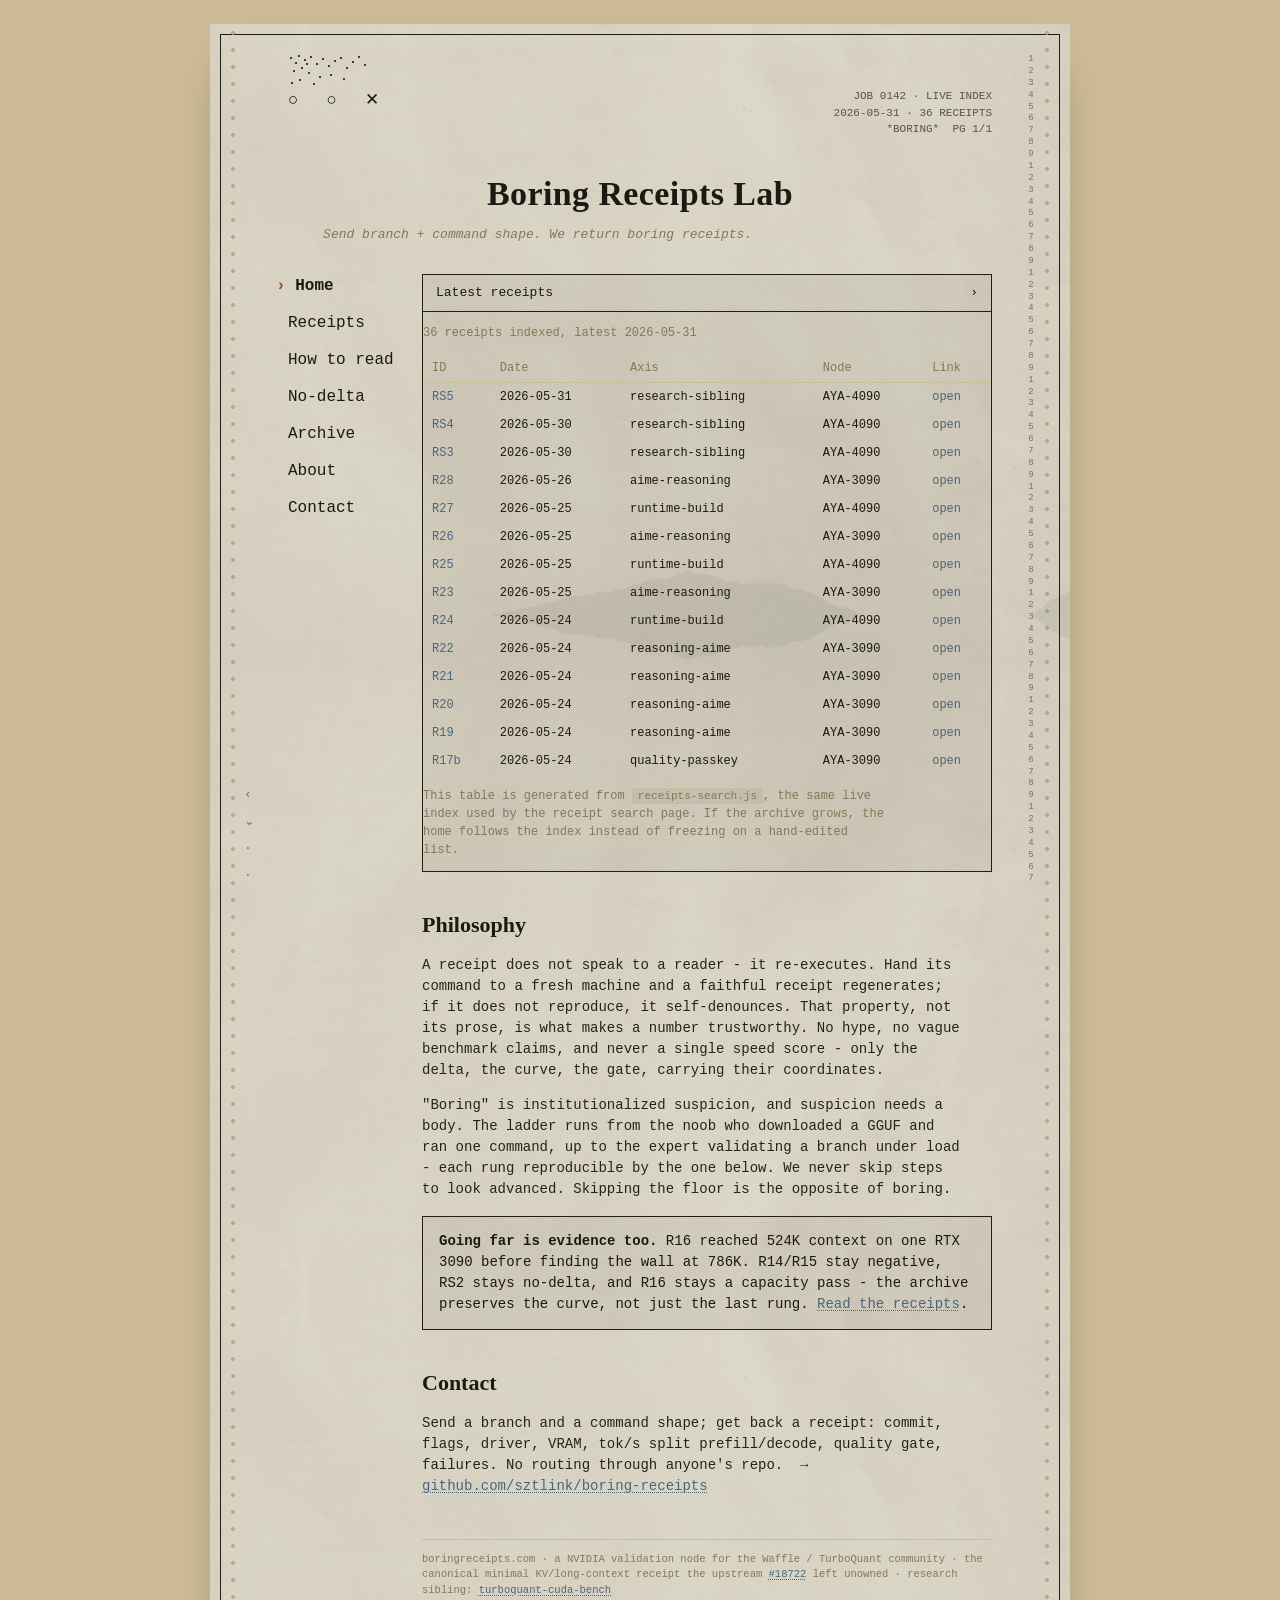
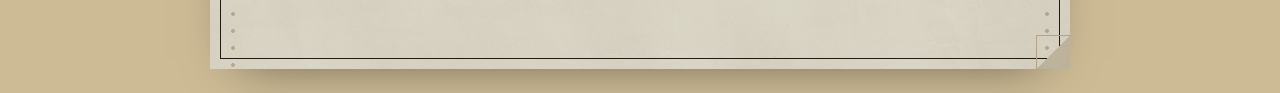
<file: docs/index.html>
<!doctype html>
<html lang="en"><head>
<meta charset="utf-8">
<meta name="viewport" content="width=device-width, initial-scale=1">
<title>Boring Receipts Lab</title>
<meta name="description" content="Send branch + command shape. We return boring receipts. Reproducible NVIDIA inference-validation receipts - no hype, no single speed score.">
<link rel="stylesheet" href="style.css">
</head>
<body>
<div class="sheet">
  <div class="frame"></div>
  <div class="holes l"></div>
  <div class="holes r"></div>
  <svg class="dither" width="120" height="34" viewBox="0 0 120 34" aria-hidden="true">
    <g fill="#2a261d">
      <rect x="2" y="3" width="2" height="2"/><rect x="10" y="1" width="2" height="2"/><rect x="7" y="8" width="2" height="2"/>
      <rect x="16" y="5" width="2" height="2"/><rect x="22" y="2" width="2" height="2"/><rect x="13" y="13" width="2" height="2"/>
      <rect x="28" y="9" width="2" height="2"/><rect x="34" y="4" width="2" height="2"/><rect x="20" y="18" width="2" height="2"/>
      <rect x="40" y="11" width="2" height="2"/><rect x="46" y="6" width="2" height="2"/><rect x="31" y="22" width="2" height="2"/>
      <rect x="5" y="16" width="2" height="2"/><rect x="52" y="3" width="2" height="2"/><rect x="58" y="13" width="2" height="2"/>
      <rect x="11" y="25" width="2" height="2"/><rect x="64" y="7" width="2" height="2"/><rect x="42" y="20" width="2" height="2"/>
      <rect x="3" y="28" width="2" height="2"/><rect x="70" y="2" width="2" height="2"/><rect x="25" y="29" width="2" height="2"/>
      <rect x="76" y="10" width="2" height="2"/><rect x="55" y="24" width="2" height="2"/><rect x="18" y="9" width="2" height="2"/>
    </g>
  </svg>
  <div class="ticks">‹<br>⌄<br>·<br>·</div>
  <div class="ruler" id="ruler"></div>
  <div class="fold"></div>

  <div class="content">
    <div class="topbar">
      <span class="glyphs">○&nbsp;○&nbsp;✕</span>
      <span class="meta" id="home-receipt-meta">JOB 0142 · LIVE INDEX
loading receipts
*BORING*  PG 1/1</span>
    </div>

    <h1>Boring Receipts Lab</h1>
    <p class="lede">Send branch + command shape. We return boring receipts.</p>

    <div class="body">
      <nav class="side">
        <a href="#receipts" aria-current="page">Home</a>
        <a href="receipts.html">Receipts</a>
        <a href="how-to-read.html">How to read</a>
        <a href="negatives.html">No-delta</a>
        <a href="preservation.html">Archive</a>
        <a href="#about">About</a>
        <a href="#contact">Contact</a>
      </nav>

      <main>
        <div class="panel" id="receipts">
          <div class="panel-h"><span>Latest receipts</span><a href="receipts.html" style="color:var(--ink);text-decoration:none">&rsaquo;</a></div>
          <p class="small" id="home-receipt-count">loading receipts...</p>
          <div class="tw"><table>
            <thead><tr><th>ID</th><th>Date</th><th>Axis</th><th>Node</th><th>Status</th><th>Gesture</th><th>Link</th></tr></thead>
            <tbody id="home-receipt-results">
              <tr><td colspan="7">loading...</td></tr>
            </tbody>
          </table></div>
          <p class="small">This table is generated from <code>receipts-search.js</code>, the same live index used by the receipt search page. If the archive grows, the home follows the index instead of freezing on a hand-edited list.</p>
        </div>

        <h2 id="about">Philosophy</h2>
        <p>A receipt does not speak to a reader - it re-executes. Hand its command to a
        fresh machine and a faithful receipt regenerates; if it does not reproduce, it
        self-denounces. That property, not its prose, is what makes a number trustworthy.
        No hype, no vague benchmark claims, and never a single speed score - only the
        delta, the curve, the gate, carrying their coordinates.</p>

        <p>"Boring" is institutionalized suspicion, and suspicion needs a body. The ladder
        runs from the noob who downloaded a GGUF and ran one command, up to the expert
        validating a branch under load - each rung reproducible by the one below. We never
        skip steps to look advanced. Skipping the floor is the opposite of boring.</p>

        <div class="banner"><strong>Going far is evidence too.</strong> R16 reached 524K context on one
        RTX 3090 before finding the wall at 786K. R14/R15 stay negative, RS2 stays no-delta, and R16 stays a
        capacity pass - the archive preserves the curve, not just the last rung. <a href="receipts.html">Read the receipts</a>.</div>

        <h2 id="contact">Contact</h2>
        <p>Send a branch and a command shape; get back a receipt: commit, flags, driver,
        VRAM, tok/s split prefill/decode, quality gate, failures. No routing through anyone's
        repo. &nbsp;→ <a class="lk" href="https://github.com/sztlink/boring-receipts">github.com/sztlink/boring-receipts</a></p>

        <div class="foot">
          boringreceipts.com · a NVIDIA validation node for the Waffle / TurboQuant community ·
          the canonical minimal KV/long-context receipt the upstream
          <a href="https://github.com/ggml-org/llama.cpp/issues/18722">#18722</a> left unowned ·
          research sibling: <a href="https://github.com/sztlink/turboquant-cuda-bench">turboquant-cuda-bench</a>
        </div>
      </main>
    </div>
  </div>
</div>
<script src="deco.js"></script>
<script src="receipts-search.js"></script>
<script src="home-receipts.js"></script>
</body></html>
</file>
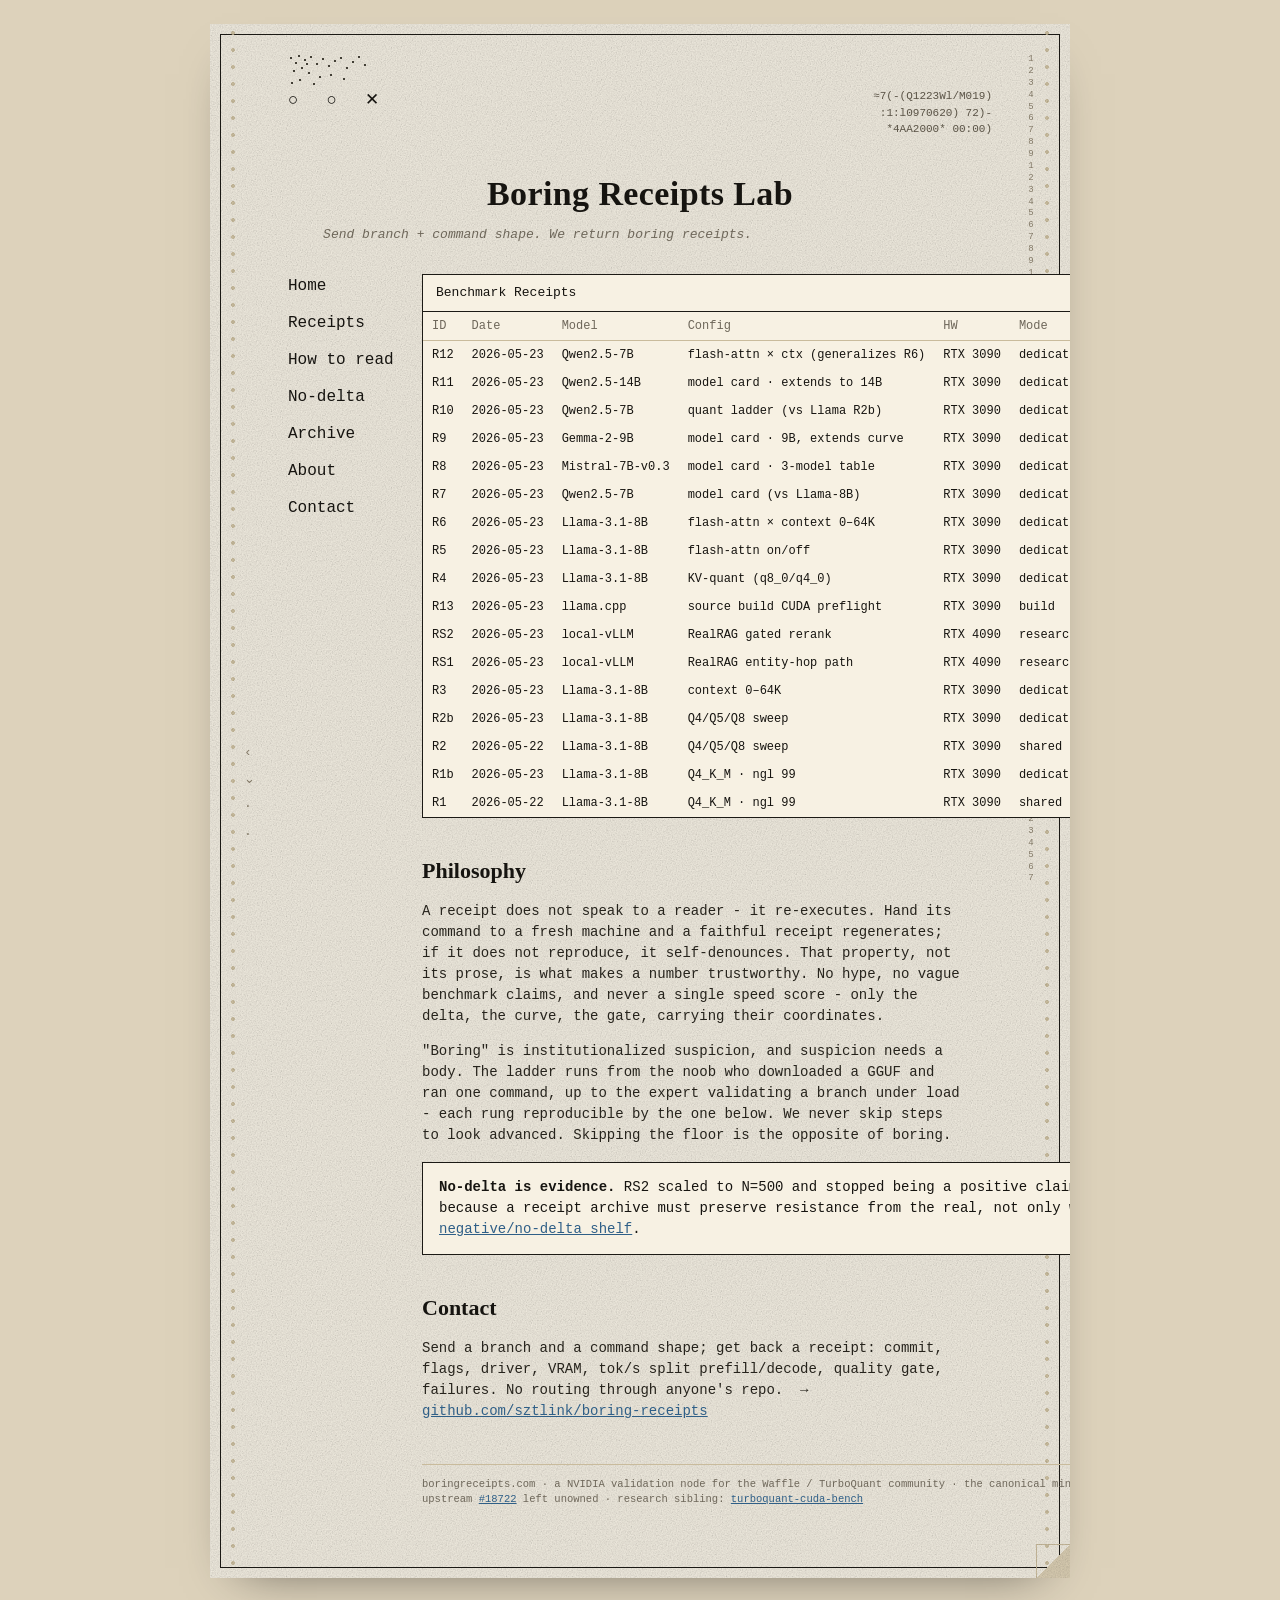
<file: exports/2026-05-23-boring-receipts-lab/docs/index.html>
<!doctype html>
<html lang="en"><head>
<meta charset="utf-8">
<meta name="viewport" content="width=device-width, initial-scale=1">
<title>Boring Receipts Lab</title>
<meta name="description" content="Send branch + command shape. We return boring receipts. Reproducible NVIDIA inference-validation receipts - no hype, no single speed score.">
<link rel="stylesheet" href="style.css">
</head>
<body>
<div class="sheet">
  <div class="frame"></div>
  <div class="holes l"></div>
  <div class="holes r"></div>
  <svg class="dither" width="120" height="34" viewBox="0 0 120 34" aria-hidden="true">
    <g fill="#2a261d">
      <rect x="2" y="3" width="2" height="2"/><rect x="10" y="1" width="2" height="2"/><rect x="7" y="8" width="2" height="2"/>
      <rect x="16" y="5" width="2" height="2"/><rect x="22" y="2" width="2" height="2"/><rect x="13" y="13" width="2" height="2"/>
      <rect x="28" y="9" width="2" height="2"/><rect x="34" y="4" width="2" height="2"/><rect x="20" y="18" width="2" height="2"/>
      <rect x="40" y="11" width="2" height="2"/><rect x="46" y="6" width="2" height="2"/><rect x="31" y="22" width="2" height="2"/>
      <rect x="5" y="16" width="2" height="2"/><rect x="52" y="3" width="2" height="2"/><rect x="58" y="13" width="2" height="2"/>
      <rect x="11" y="25" width="2" height="2"/><rect x="64" y="7" width="2" height="2"/><rect x="42" y="20" width="2" height="2"/>
      <rect x="3" y="28" width="2" height="2"/><rect x="70" y="2" width="2" height="2"/><rect x="25" y="29" width="2" height="2"/>
      <rect x="76" y="10" width="2" height="2"/><rect x="55" y="24" width="2" height="2"/><rect x="18" y="9" width="2" height="2"/>
    </g>
  </svg>
  <div class="ticks">‹<br>⌄<br>·<br>·</div>
  <div class="ruler" id="ruler"></div>
  <div class="fold"></div>

  <div class="content">
    <div class="topbar">
      <span class="glyphs">○&nbsp;○&nbsp;✕</span>
      <span class="meta">≈7(-(Q1223Wl/M019)
:1:l0970620) 72)-
*4AA2000* 00:00)</span>
    </div>

    <h1>Boring Receipts Lab</h1>
    <p class="lede">Send branch + command shape. We return boring receipts.</p>

    <div class="body">
      <nav class="side">
        <a href="#receipts">Home</a>
        <a href="receipts.html">Receipts</a>
        <a href="how-to-read.html">How to read</a>
        <a href="negatives.html">No-delta</a>
        <a href="preservation.html">Archive</a>
        <a href="#about">About</a>
        <a href="#contact">Contact</a>
      </nav>

      <main>
        <div class="panel" id="receipts">
          <div class="panel-h"><span>Benchmark Receipts</span><a href="receipts.html" style="color:var(--ink);text-decoration:none">&rsaquo;</a></div>
          <div class="tw"><table>
            <thead><tr><th>ID</th><th>Date</th><th>Model</th><th>Config</th><th>HW</th><th>Mode</th><th>Gate</th><th>Link</th></tr></thead>
            <tbody>
              <tr><td data-l="ID">R12</td><td data-l="Date">2026-05-23</td><td data-l="Model">Qwen2.5-7B</td><td data-l="Config">flash-attn × ctx (generalizes R6)</td><td data-l="HW">RTX 3090</td><td data-l="Mode">dedicated</td><td data-l="Gate">n/a</td><td data-l="Link"><a href="https://github.com/sztlink/boring-receipts/blob/main/receipts/2026-05-23-3090-qwen25-7b-flash-attn-context-curve.md">open</a></td></tr>
              <tr><td data-l="ID">R11</td><td data-l="Date">2026-05-23</td><td data-l="Model">Qwen2.5-14B</td><td data-l="Config">model card · extends to 14B</td><td data-l="HW">RTX 3090</td><td data-l="Mode">dedicated</td><td data-l="Gate">PPL 6.13</td><td data-l="Link"><a href="https://github.com/sztlink/boring-receipts/blob/main/receipts/2026-05-23-3090-qwen25-14b-q4km.md">open</a></td></tr>
              <tr><td data-l="ID">R10</td><td data-l="Date">2026-05-23</td><td data-l="Model">Qwen2.5-7B</td><td data-l="Config">quant ladder (vs Llama R2b)</td><td data-l="HW">RTX 3090</td><td data-l="Mode">dedicated</td><td data-l="Gate" class="gp">PASS</td><td data-l="Link"><a href="https://github.com/sztlink/boring-receipts/blob/main/receipts/2026-05-23-3090-qwen25-7b-quant-ladder.md">open</a></td></tr>
              <tr><td data-l="ID">R9</td><td data-l="Date">2026-05-23</td><td data-l="Model">Gemma-2-9B</td><td data-l="Config">model card · 9B, extends curve</td><td data-l="HW">RTX 3090</td><td data-l="Mode">dedicated</td><td data-l="Gate">PPL 8.80</td><td data-l="Link"><a href="https://github.com/sztlink/boring-receipts/blob/main/receipts/2026-05-23-3090-gemma2-9b-q4km.md">open</a></td></tr>
              <tr><td data-l="ID">R8</td><td data-l="Date">2026-05-23</td><td data-l="Model">Mistral-7B-v0.3</td><td data-l="Config">model card · 3-model table</td><td data-l="HW">RTX 3090</td><td data-l="Mode">dedicated</td><td data-l="Gate">PPL 6.23</td><td data-l="Link"><a href="https://github.com/sztlink/boring-receipts/blob/main/receipts/2026-05-23-3090-mistral-7b-v03-q4km.md">open</a></td></tr>
              <tr><td data-l="ID">R7</td><td data-l="Date">2026-05-23</td><td data-l="Model">Qwen2.5-7B</td><td data-l="Config">model card (vs Llama-8B)</td><td data-l="HW">RTX 3090</td><td data-l="Mode">dedicated</td><td data-l="Gate">PPL 8.02</td><td data-l="Link"><a href="https://github.com/sztlink/boring-receipts/blob/main/receipts/2026-05-23-3090-qwen25-7b-q4km.md">open</a></td></tr>
              <tr><td data-l="ID">R6</td><td data-l="Date">2026-05-23</td><td data-l="Model">Llama-3.1-8B</td><td data-l="Config">flash-attn × context 0–64K</td><td data-l="HW">RTX 3090</td><td data-l="Mode">dedicated</td><td data-l="Gate">n/a</td><td data-l="Link"><a href="https://github.com/sztlink/boring-receipts/blob/main/receipts/2026-05-23-3090-llama31-8b-flash-attn-context-curve.md">open</a></td></tr>
              <tr><td data-l="ID">R5</td><td data-l="Date">2026-05-23</td><td data-l="Model">Llama-3.1-8B</td><td data-l="Config">flash-attn on/off</td><td data-l="HW">RTX 3090</td><td data-l="Mode">dedicated</td><td data-l="Gate">n/a</td><td data-l="Link"><a href="https://github.com/sztlink/boring-receipts/blob/main/receipts/2026-05-23-3090-llama31-8b-flash-attn.md">open</a></td></tr>
              <tr><td data-l="ID">R4</td><td data-l="Date">2026-05-23</td><td data-l="Model">Llama-3.1-8B</td><td data-l="Config">KV-quant (q8_0/q4_0)</td><td data-l="HW">RTX 3090</td><td data-l="Mode">dedicated</td><td data-l="Gate" class="warn">BLOCKED</td><td data-l="Link"><a href="https://github.com/sztlink/boring-receipts/blob/main/receipts/2026-05-23-3090-llama31-8b-kv-quant-BLOCKED.md">open</a></td></tr>
              <tr><td data-l="ID">R13</td><td data-l="Date">2026-05-23</td><td data-l="Model">llama.cpp</td><td data-l="Config">source build CUDA preflight</td><td data-l="HW">RTX 3090</td><td data-l="Mode">build</td><td data-l="Gate" class="warn">BLOCKED</td><td data-l="Link"><a href="https://github.com/sztlink/boring-receipts/blob/main/receipts/2026-05-23-3090-llama-cpp-source-build-cuda-BLOCKED.md">open</a></td></tr>
              <tr><td data-l="ID">RS2</td><td data-l="Date">2026-05-23</td><td data-l="Model">local-vLLM</td><td data-l="Config">RealRAG gated rerank</td><td data-l="HW">RTX 4090</td><td data-l="Mode">research sibling</td><td data-l="Gate" class="gb">N500 NO DELTA</td><td data-l="Link"><a href="https://github.com/sztlink/boring-receipts/blob/main/receipts/2026-05-23-4090-vllm-realrag-gated-answer-rerank.md">open</a></td></tr>
              <tr><td data-l="ID">RS1</td><td data-l="Date">2026-05-23</td><td data-l="Model">local-vLLM</td><td data-l="Config">RealRAG entity-hop path</td><td data-l="HW">RTX 4090</td><td data-l="Mode">research sibling</td><td data-l="Gate" class="gp">MIXED</td><td data-l="Link"><a href="https://github.com/sztlink/boring-receipts/blob/main/receipts/2026-05-23-4090-vllm-realrag-entity-hop-path.md">open</a></td></tr>
              <tr><td data-l="ID">R3</td><td data-l="Date">2026-05-23</td><td data-l="Model">Llama-3.1-8B</td><td data-l="Config">context 0–64K</td><td data-l="HW">RTX 3090</td><td data-l="Mode">dedicated</td><td data-l="Gate">n/a</td><td data-l="Link"><a href="https://github.com/sztlink/boring-receipts/blob/main/receipts/2026-05-23-3090-llama31-8b-context-sweep.md">open</a></td></tr>
              <tr><td data-l="ID">R2b</td><td data-l="Date">2026-05-23</td><td data-l="Model">Llama-3.1-8B</td><td data-l="Config">Q4/Q5/Q8 sweep</td><td data-l="HW">RTX 3090</td><td data-l="Mode">dedicated</td><td data-l="Gate" class="gp">PASS</td><td data-l="Link"><a href="https://github.com/sztlink/boring-receipts/blob/main/receipts/2026-05-23-3090-llama31-8b-quant-sweep-dedicated.md">open</a></td></tr>
              <tr><td data-l="ID">R2</td><td data-l="Date">2026-05-22</td><td data-l="Model">Llama-3.1-8B</td><td data-l="Config">Q4/Q5/Q8 sweep</td><td data-l="HW">RTX 3090</td><td data-l="Mode">shared</td><td data-l="Gate" class="gp">PASS</td><td data-l="Link"><a href="https://github.com/sztlink/boring-receipts/blob/main/receipts/2026-05-22-3090-llama31-8b-quant-sweep.md">open</a></td></tr>
              <tr><td data-l="ID">R1b</td><td data-l="Date">2026-05-23</td><td data-l="Model">Llama-3.1-8B</td><td data-l="Config">Q4_K_M · ngl 99</td><td data-l="HW">RTX 3090</td><td data-l="Mode">dedicated</td><td data-l="Gate">n/a</td><td data-l="Link"><a href="https://github.com/sztlink/boring-receipts/blob/main/receipts/2026-05-23-3090-llama31-8b-q4km-baseline-dedicated.md">open</a></td></tr>
              <tr><td data-l="ID">R1</td><td data-l="Date">2026-05-22</td><td data-l="Model">Llama-3.1-8B</td><td data-l="Config">Q4_K_M · ngl 99</td><td data-l="HW">RTX 3090</td><td data-l="Mode">shared</td><td data-l="Gate">n/a</td><td data-l="Link"><a href="https://github.com/sztlink/boring-receipts/blob/main/receipts/2026-05-22-3090-llama31-8b-q4km-baseline.md">open</a></td></tr>
            </tbody>
          </table></div>
        </div>

        <h2 id="about">Philosophy</h2>
        <p>A receipt does not speak to a reader - it re-executes. Hand its command to a
        fresh machine and a faithful receipt regenerates; if it does not reproduce, it
        self-denounces. That property, not its prose, is what makes a number trustworthy.
        No hype, no vague benchmark claims, and never a single speed score - only the
        delta, the curve, the gate, carrying their coordinates.</p>

        <p>"Boring" is institutionalized suspicion, and suspicion needs a body. The ladder
        runs from the noob who downloaded a GGUF and ran one command, up to the expert
        validating a branch under load - each rung reproducible by the one below. We never
        skip steps to look advanced. Skipping the floor is the opposite of boring.</p>

        <div class="banner"><strong>No-delta is evidence.</strong> RS2 scaled to N=500 and stopped being a
        positive claim. It stays public because a receipt archive must preserve resistance from the real,
        not only wins. <a href="negatives.html">Read the negative/no-delta shelf</a>.</div>

        <h2 id="contact">Contact</h2>
        <p>Send a branch and a command shape; get back a receipt: commit, flags, driver,
        VRAM, tok/s split prefill/decode, quality gate, failures. No routing through anyone's
        repo. &nbsp;→ <a class="lk" href="https://github.com/sztlink/boring-receipts">github.com/sztlink/boring-receipts</a></p>

        <div class="foot">
          boringreceipts.com · a NVIDIA validation node for the Waffle / TurboQuant community ·
          the canonical minimal KV/long-context receipt the upstream
          <a href="https://github.com/ggml-org/llama.cpp/issues/18722">#18722</a> left unowned ·
          research sibling: <a href="https://github.com/sztlink/turboquant-cuda-bench">turboquant-cuda-bench</a>
        </div>
      </main>
    </div>
  </div>
</div>
<script src="deco.js"></script>
</body></html>
</file>
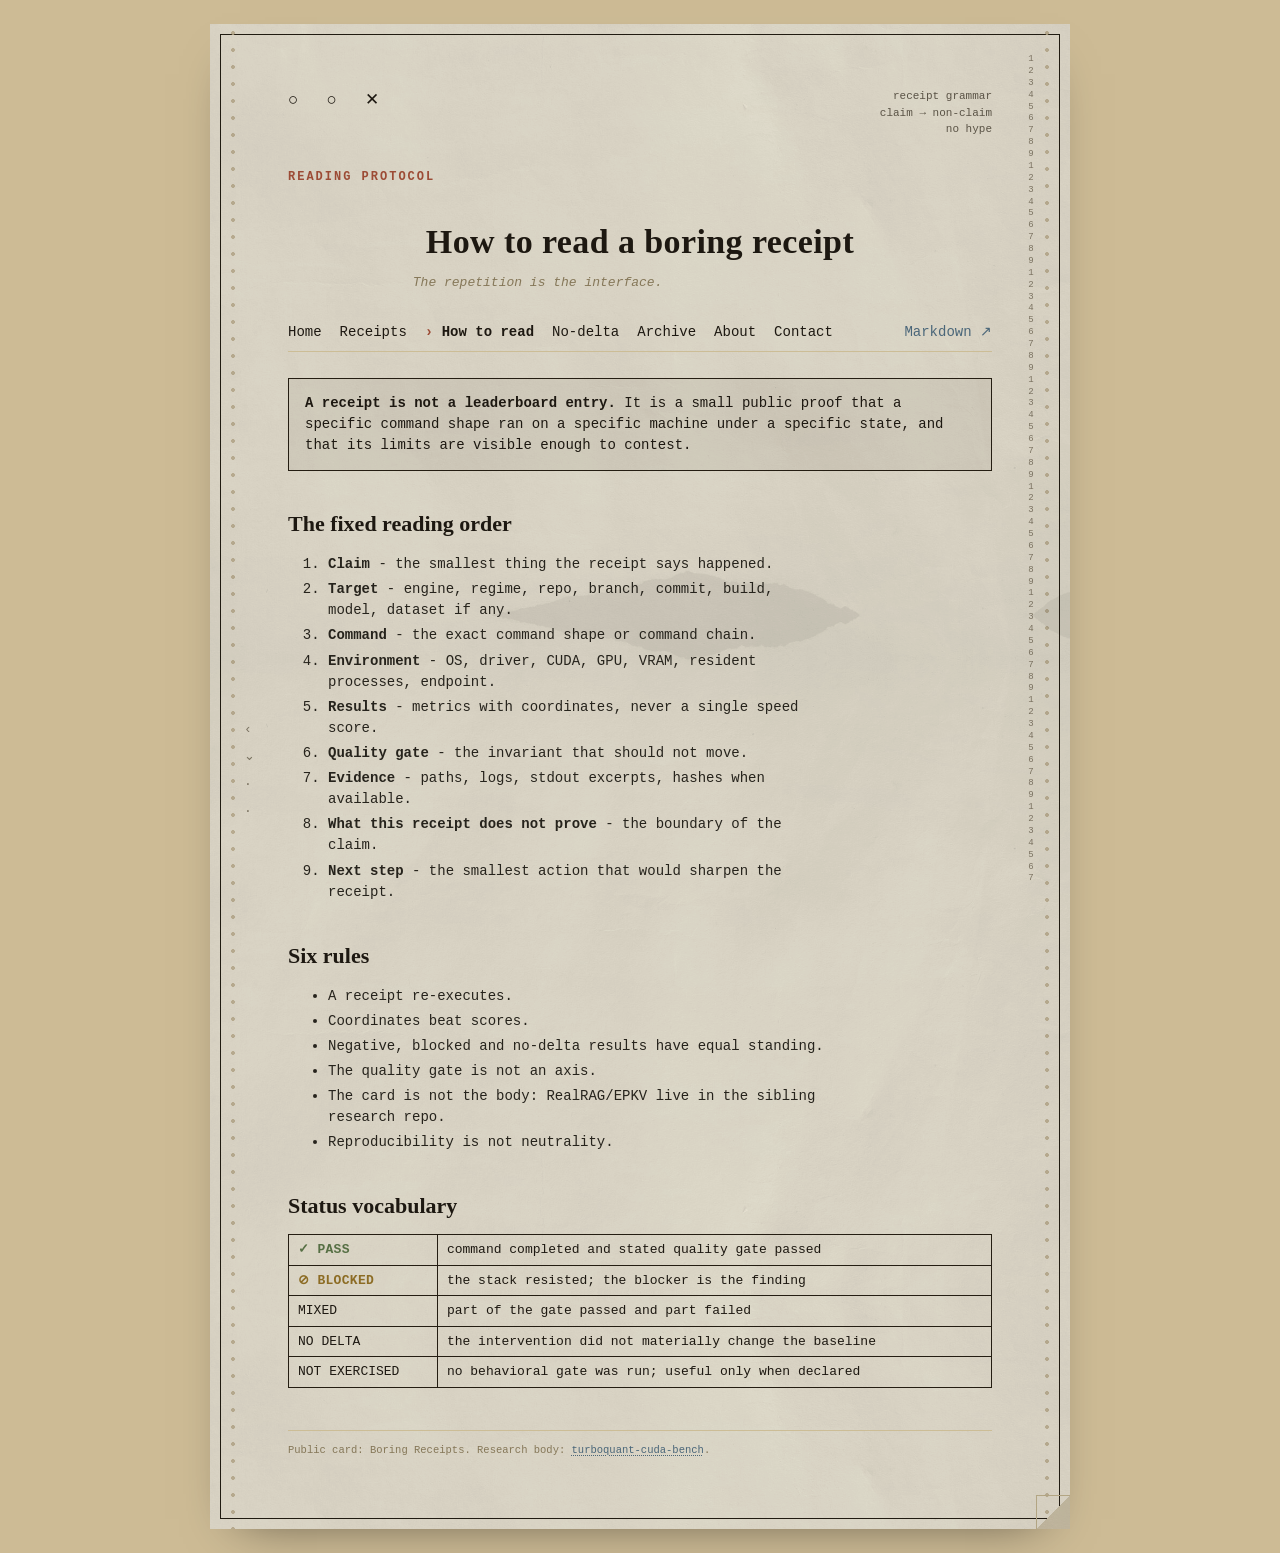
<file: docs/how-to-read.html>
<!doctype html>
<html lang="en"><head>
<meta charset="utf-8">
<meta name="viewport" content="width=device-width, initial-scale=1">
<title>How to read · Boring Receipts Lab</title>
<link rel="stylesheet" href="style.css">
</head>
<body>
<div class="sheet">
  <div class="frame"></div><div class="holes l"></div><div class="holes r"></div>
  <div class="ticks">‹<br>⌄<br>·<br>·</div><div class="ruler" id="ruler"></div><div class="fold"></div>
  <div class="content">
    <div class="topbar"><span class="glyphs">○&nbsp;○&nbsp;✕</span><span class="meta">receipt grammar
claim → non-claim
no hype</span></div>
    <div class="tag">READING PROTOCOL</div>
    <h1>How to read a boring receipt</h1>
    <p class="lede">The repetition is the interface.</p>
    <nav class="top"><a href="index.html">Home</a><a href="receipts.html">Receipts</a><a href="how-to-read.html" aria-current="page">How to read</a><a href="negatives.html">No-delta</a><a href="preservation.html">Archive</a><a href="index.html#about">About</a><a href="index.html#contact">Contact</a><a class="md" href="https://github.com/sztlink/boring-receipts/blob/main/HOW-TO-READ.md">Markdown ↗</a></nav>

    <div class="banner"><strong>A receipt is not a leaderboard entry.</strong> It is a small public proof that a specific command shape ran on a specific machine under a specific state, and that its limits are visible enough to contest.</div>

    <h2>The fixed reading order</h2>
    <ol>
      <li><strong>Claim</strong> - the smallest thing the receipt says happened.</li>
      <li><strong>Target</strong> - engine, regime, repo, branch, commit, build, model, dataset if any.</li>
      <li><strong>Command</strong> - the exact command shape or command chain.</li>
      <li><strong>Environment</strong> - OS, driver, CUDA, GPU, VRAM, resident processes, endpoint.</li>
      <li><strong>Results</strong> - metrics with coordinates, never a single speed score.</li>
      <li><strong>Quality gate</strong> - the invariant that should not move.</li>
      <li><strong>Evidence</strong> - paths, logs, stdout excerpts, hashes when available.</li>
      <li><strong>What this receipt does not prove</strong> - the boundary of the claim.</li>
      <li><strong>Next step</strong> - the smallest action that would sharpen the receipt.</li>
    </ol>

    <h2>Six rules</h2>
    <ul>
      <li>A receipt re-executes.</li>
      <li>Coordinates beat scores.</li>
      <li>Negative, blocked and no-delta results have equal standing.</li>
      <li>The quality gate is not an axis.</li>
      <li>The card is not the body: RealRAG/EPKV live in the sibling research repo.</li>
      <li>Reproducibility is not neutrality.</li>
    </ul>

    <h2>Status vocabulary</h2>
    <div class="tw"><table class="grid"><tbody>
      <tr><td data-l="status" class="pass">PASS</td><td data-l="meaning">command completed and stated quality gate passed</td></tr>
      <tr><td data-l="status" class="warn">BLOCKED</td><td data-l="meaning">the stack resisted; the blocker is the finding</td></tr>
      <tr><td data-l="status">MIXED</td><td data-l="meaning">part of the gate passed and part failed</td></tr>
      <tr><td data-l="status">NO DELTA</td><td data-l="meaning">the intervention did not materially change the baseline</td></tr>
      <tr><td data-l="status">NOT EXERCISED</td><td data-l="meaning">no behavioral gate was run; useful only when declared</td></tr>
    </tbody></table></div>

    <div class="foot">Public card: Boring Receipts. Research body: <a href="https://github.com/sztlink/turboquant-cuda-bench">turboquant-cuda-bench</a>.</div>
  </div>
</div>
<script src="deco.js"></script>
</body></html>
</file>
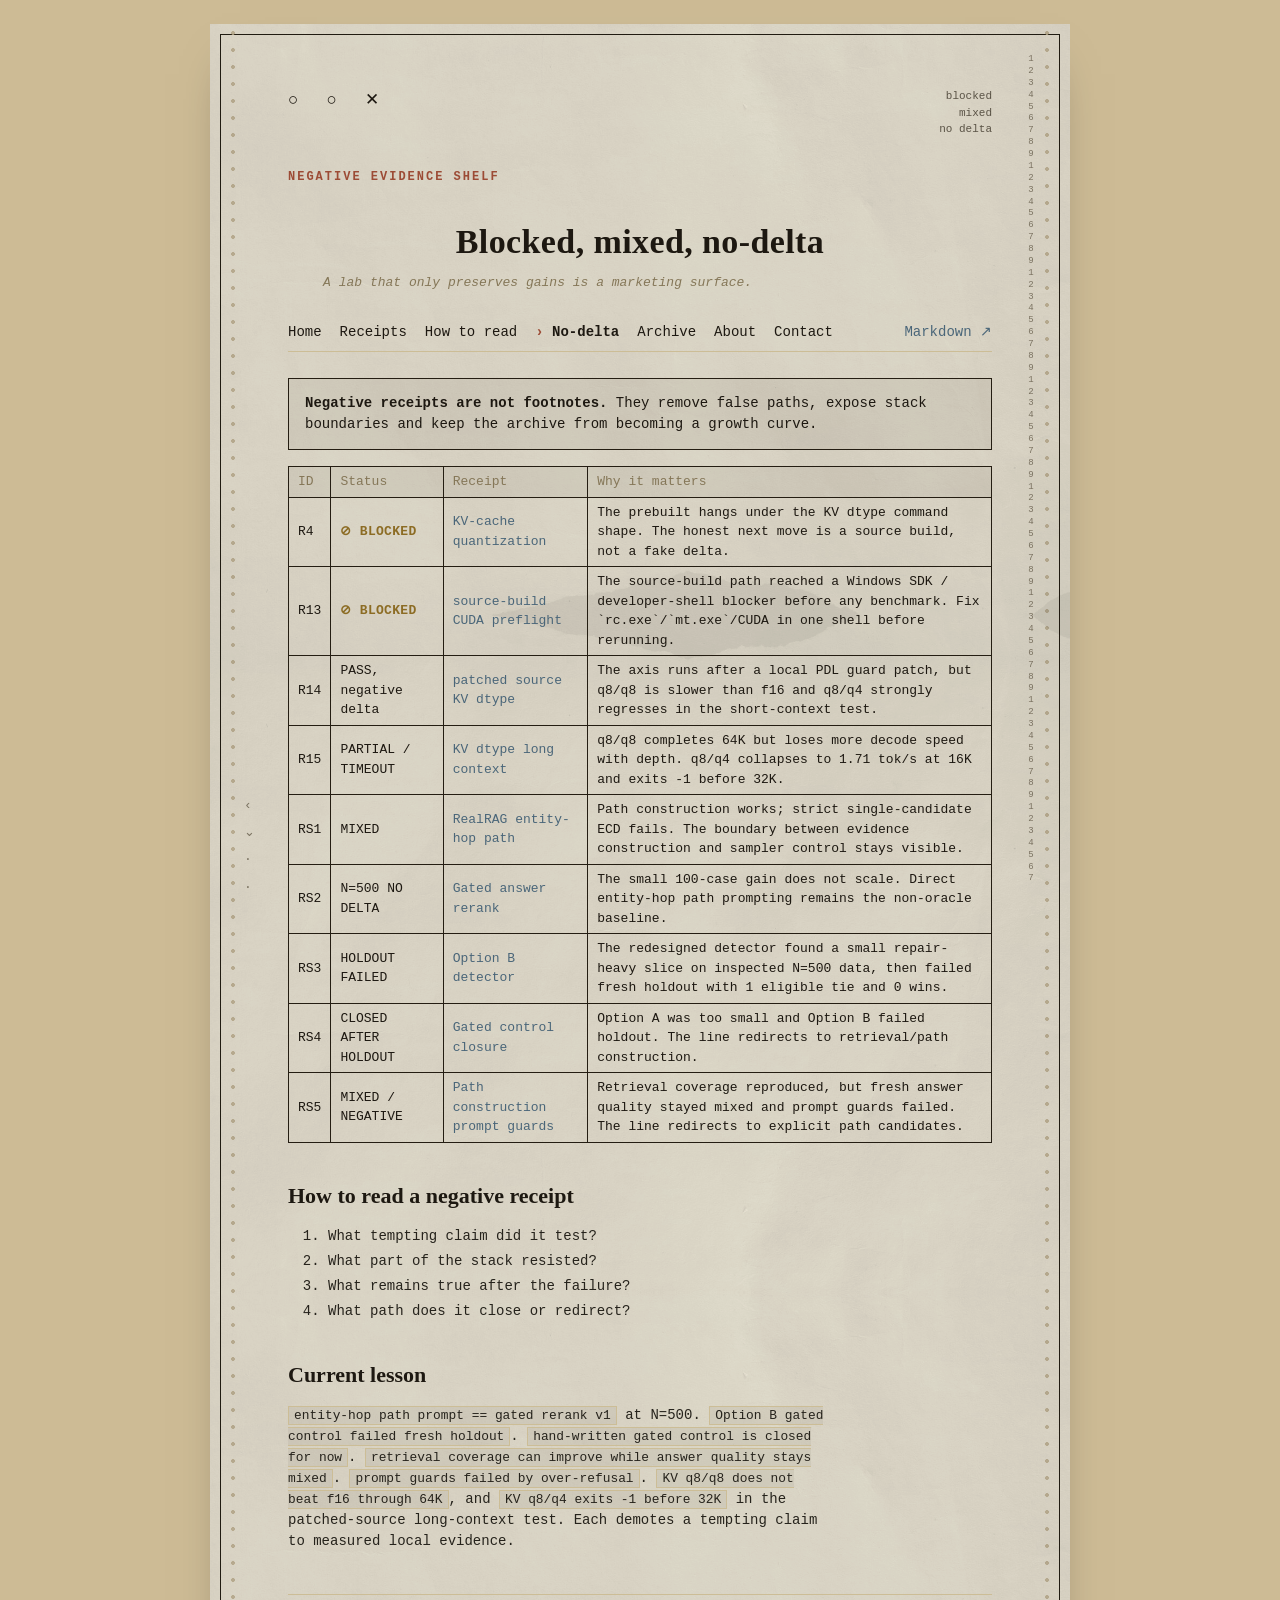
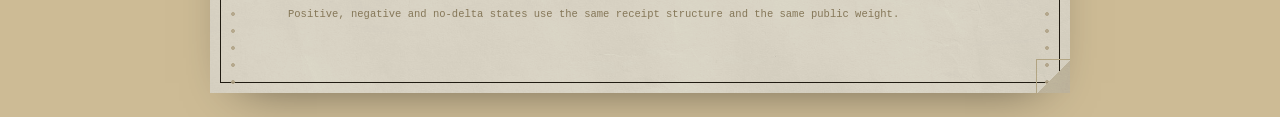
<file: docs/negatives.html>
<!doctype html>
<html lang="en"><head>
<meta charset="utf-8">
<meta name="viewport" content="width=device-width, initial-scale=1">
<title>Negatives · Boring Receipts Lab</title>
<link rel="stylesheet" href="style.css">
</head>
<body>
<div class="sheet">
  <div class="frame"></div><div class="holes l"></div><div class="holes r"></div>
  <div class="ticks">‹<br>⌄<br>·<br>·</div><div class="ruler" id="ruler"></div><div class="fold"></div>
  <div class="content">
    <div class="topbar"><span class="glyphs">○&nbsp;○&nbsp;✕</span><span class="meta">blocked
mixed
no delta</span></div>
    <div class="tag">NEGATIVE EVIDENCE SHELF</div>
    <h1>Blocked, mixed, no-delta</h1>
    <p class="lede">A lab that only preserves gains is a marketing surface.</p>
    <nav class="top"><a href="index.html">Home</a><a href="receipts.html">Receipts</a><a href="how-to-read.html">How to read</a><a href="negatives.html" aria-current="page">No-delta</a><a href="preservation.html">Archive</a><a href="index.html#about">About</a><a href="index.html#contact">Contact</a><a class="md" href="https://github.com/sztlink/boring-receipts/blob/main/NEGATIVES.md">Markdown ↗</a></nav>

    <div class="banner"><strong>Negative receipts are not footnotes.</strong> They remove false paths, expose stack boundaries and keep the archive from becoming a growth curve.</div>

    <div class="tw"><table class="grid">
      <thead><tr><th>ID</th><th>Status</th><th>Receipt</th><th>Why it matters</th></tr></thead>
      <tbody>
        <tr><td data-l="ID">R4</td><td data-l="Status" class="warn">BLOCKED</td><td data-l="Receipt"><a href="https://github.com/sztlink/boring-receipts/blob/main/receipts/2026-05-23-3090-llama31-8b-kv-quant-BLOCKED.md">KV-cache quantization</a></td><td data-l="Why">The prebuilt hangs under the KV dtype command shape. The honest next move is a source build, not a fake delta.</td></tr>
        <tr><td data-l="ID">R13</td><td data-l="Status" class="warn">BLOCKED</td><td data-l="Receipt"><a href="https://github.com/sztlink/boring-receipts/blob/main/receipts/2026-05-23-3090-llama-cpp-source-build-cuda-BLOCKED.md">source-build CUDA preflight</a></td><td data-l="Why">The source-build path reached a Windows SDK / developer-shell blocker before any benchmark. Fix `rc.exe`/`mt.exe`/CUDA in one shell before rerunning.</td></tr>
        <tr><td data-l="ID">R14</td><td data-l="Status">PASS, negative delta</td><td data-l="Receipt"><a href="https://github.com/sztlink/boring-receipts/blob/main/receipts/2026-05-23-3090-llama-cpp-kv-dtype-pdlpatch.md">patched source KV dtype</a></td><td data-l="Why">The axis runs after a local PDL guard patch, but q8/q8 is slower than f16 and q8/q4 strongly regresses in the short-context test.</td></tr>
        <tr><td data-l="ID">R15</td><td data-l="Status">PARTIAL / TIMEOUT</td><td data-l="Receipt"><a href="https://github.com/sztlink/boring-receipts/blob/main/receipts/2026-05-23-3090-llama-cpp-kv-dtype-longctx-timeout.md">KV dtype long context</a></td><td data-l="Why">q8/q8 completes 64K but loses more decode speed with depth. q8/q4 collapses to 1.71 tok/s at 16K and exits -1 before 32K.</td></tr>
        <tr><td data-l="ID">RS1</td><td data-l="Status">MIXED</td><td data-l="Receipt"><a href="https://github.com/sztlink/boring-receipts/blob/main/receipts/2026-05-23-4090-vllm-realrag-entity-hop-path.md">RealRAG entity-hop path</a></td><td data-l="Why">Path construction works; strict single-candidate ECD fails. The boundary between evidence construction and sampler control stays visible.</td></tr>
        <tr><td data-l="ID">RS2</td><td data-l="Status">N=500 NO DELTA</td><td data-l="Receipt"><a href="https://github.com/sztlink/boring-receipts/blob/main/receipts/2026-05-23-4090-vllm-realrag-gated-answer-rerank.md">Gated answer rerank</a></td><td data-l="Why">The small 100-case gain does not scale. Direct entity-hop path prompting remains the non-oracle baseline.</td></tr>
        <tr><td data-l="ID">RS3</td><td data-l="Status">HOLDOUT FAILED</td><td data-l="Receipt"><a href="https://github.com/sztlink/boring-receipts/blob/main/receipts/2026-05-30-4090-vllm-realrag-option-b-redesigned-detector-shadow.md">Option B detector</a></td><td data-l="Why">The redesigned detector found a small repair-heavy slice on inspected N=500 data, then failed fresh holdout with 1 eligible tie and 0 wins.</td></tr>
        <tr><td data-l="ID">RS4</td><td data-l="Status">CLOSED AFTER HOLDOUT</td><td data-l="Receipt"><a href="https://github.com/sztlink/boring-receipts/blob/main/receipts/2026-05-30-4090-vllm-realrag-gated-control-closure.md">Gated control closure</a></td><td data-l="Why">Option A was too small and Option B failed holdout. The line redirects to retrieval/path construction.</td></tr>
        <tr><td data-l="ID">RS5</td><td data-l="Status">MIXED / NEGATIVE</td><td data-l="Receipt"><a href="https://github.com/sztlink/boring-receipts/blob/main/receipts/2026-05-31-4090-vllm-realrag-path-construction-prompt-guards.md">Path construction prompt guards</a></td><td data-l="Why">Retrieval coverage reproduced, but fresh answer quality stayed mixed and prompt guards failed. The line redirects to explicit path candidates.</td></tr>
      </tbody>
    </table></div>

    <h2>How to read a negative receipt</h2>
    <ol>
      <li>What tempting claim did it test?</li>
      <li>What part of the stack resisted?</li>
      <li>What remains true after the failure?</li>
      <li>What path does it close or redirect?</li>
    </ol>

    <h2>Current lesson</h2>
    <p><code>entity-hop path prompt == gated rerank v1</code> at N=500. <code>Option B gated control failed fresh holdout</code>. <code>hand-written gated control is closed for now</code>. <code>retrieval coverage can improve while answer quality stays mixed</code>. <code>prompt guards failed by over-refusal</code>. <code>KV q8/q8 does not beat f16 through 64K</code>, and <code>KV q8/q4 exits -1 before 32K</code> in the patched-source long-context test. Each demotes a tempting claim to measured local evidence.</p>

    <div class="foot">Positive, negative and no-delta states use the same receipt structure and the same public weight.</div>
  </div>
</div>
<script src="deco.js"></script>
</body></html>
</file>
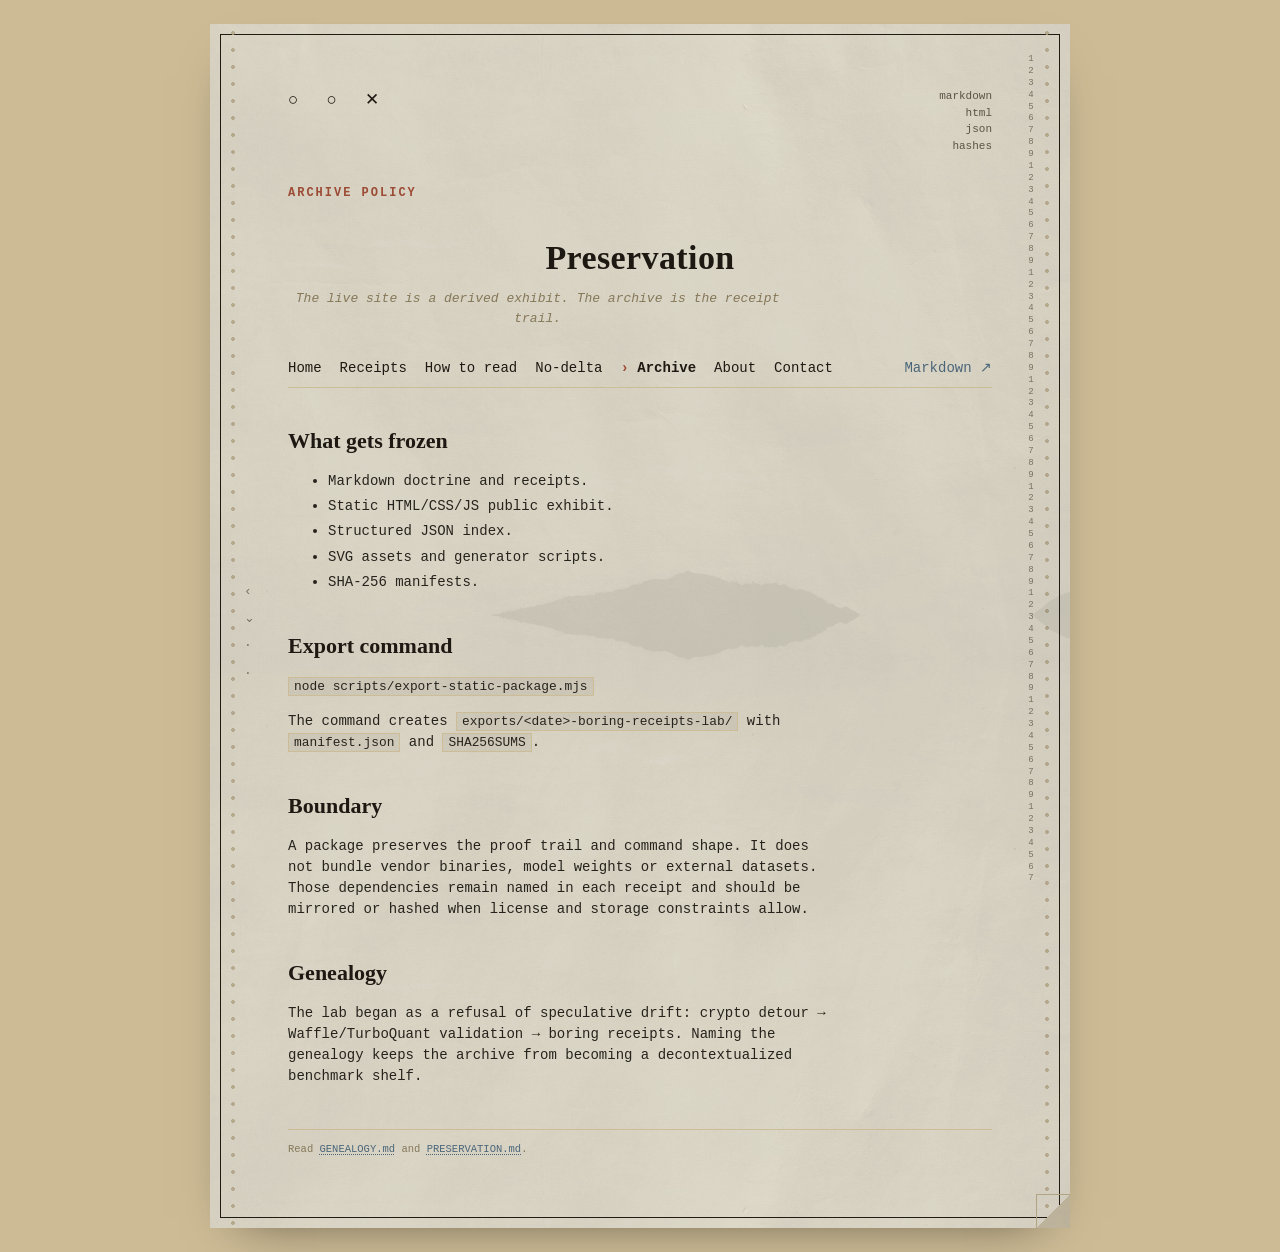
<file: docs/preservation.html>
<!doctype html>
<html lang="en"><head>
<meta charset="utf-8">
<meta name="viewport" content="width=device-width, initial-scale=1">
<title>Preservation · Boring Receipts Lab</title>
<link rel="stylesheet" href="style.css">
</head>
<body>
<div class="sheet">
  <div class="frame"></div><div class="holes l"></div><div class="holes r"></div>
  <div class="ticks">‹<br>⌄<br>·<br>·</div><div class="ruler" id="ruler"></div><div class="fold"></div>
  <div class="content">
    <div class="topbar"><span class="glyphs">○&nbsp;○&nbsp;✕</span><span class="meta">markdown
html
json
hashes</span></div>
    <div class="tag">ARCHIVE POLICY</div>
    <h1>Preservation</h1>
    <p class="lede">The live site is a derived exhibit. The archive is the receipt trail.</p>
    <nav class="top"><a href="index.html">Home</a><a href="receipts.html">Receipts</a><a href="how-to-read.html">How to read</a><a href="negatives.html">No-delta</a><a href="preservation.html" aria-current="page">Archive</a><a href="index.html#about">About</a><a href="index.html#contact">Contact</a><a class="md" href="https://github.com/sztlink/boring-receipts/blob/main/PRESERVATION.md">Markdown ↗</a></nav>

    <h2>What gets frozen</h2>
    <ul>
      <li>Markdown doctrine and receipts.</li>
      <li>Static HTML/CSS/JS public exhibit.</li>
      <li>Structured JSON index.</li>
      <li>SVG assets and generator scripts.</li>
      <li>SHA-256 manifests.</li>
    </ul>

    <h2>Export command</h2>
    <p><code>node scripts/export-static-package.mjs</code></p>
    <p>The command creates <code>exports/&lt;date&gt;-boring-receipts-lab/</code> with <code>manifest.json</code> and <code>SHA256SUMS</code>.</p>

    <h2>Boundary</h2>
    <p>A package preserves the proof trail and command shape. It does not bundle vendor binaries, model weights or external datasets. Those dependencies remain named in each receipt and should be mirrored or hashed when license and storage constraints allow.</p>

    <h2>Genealogy</h2>
    <p>The lab began as a refusal of speculative drift: crypto detour → Waffle/TurboQuant validation → boring receipts. Naming the genealogy keeps the archive from becoming a decontextualized benchmark shelf.</p>

    <div class="foot">Read <a href="https://github.com/sztlink/boring-receipts/blob/main/GENEALOGY.md">GENEALOGY.md</a> and <a href="https://github.com/sztlink/boring-receipts/blob/main/PRESERVATION.md">PRESERVATION.md</a>.</div>
  </div>
</div>
<script src="deco.js"></script>
</body></html>
</file>
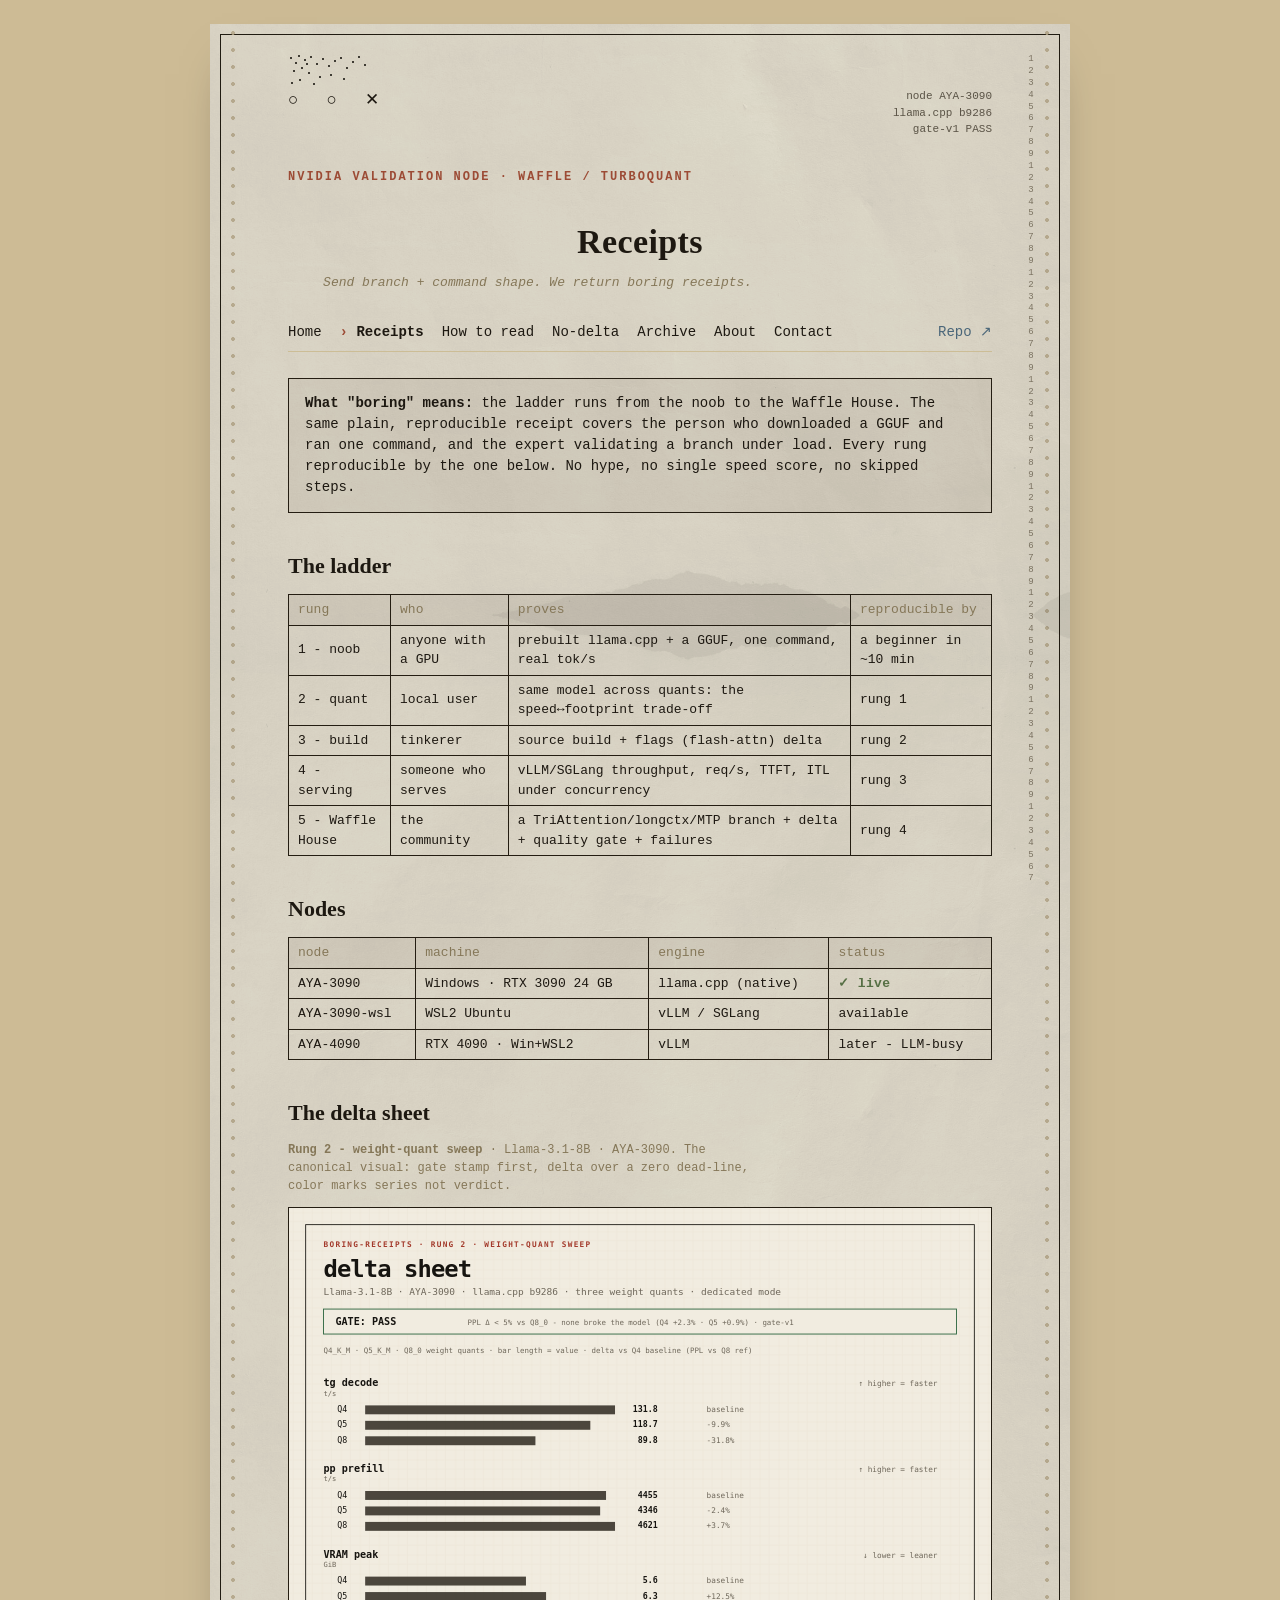
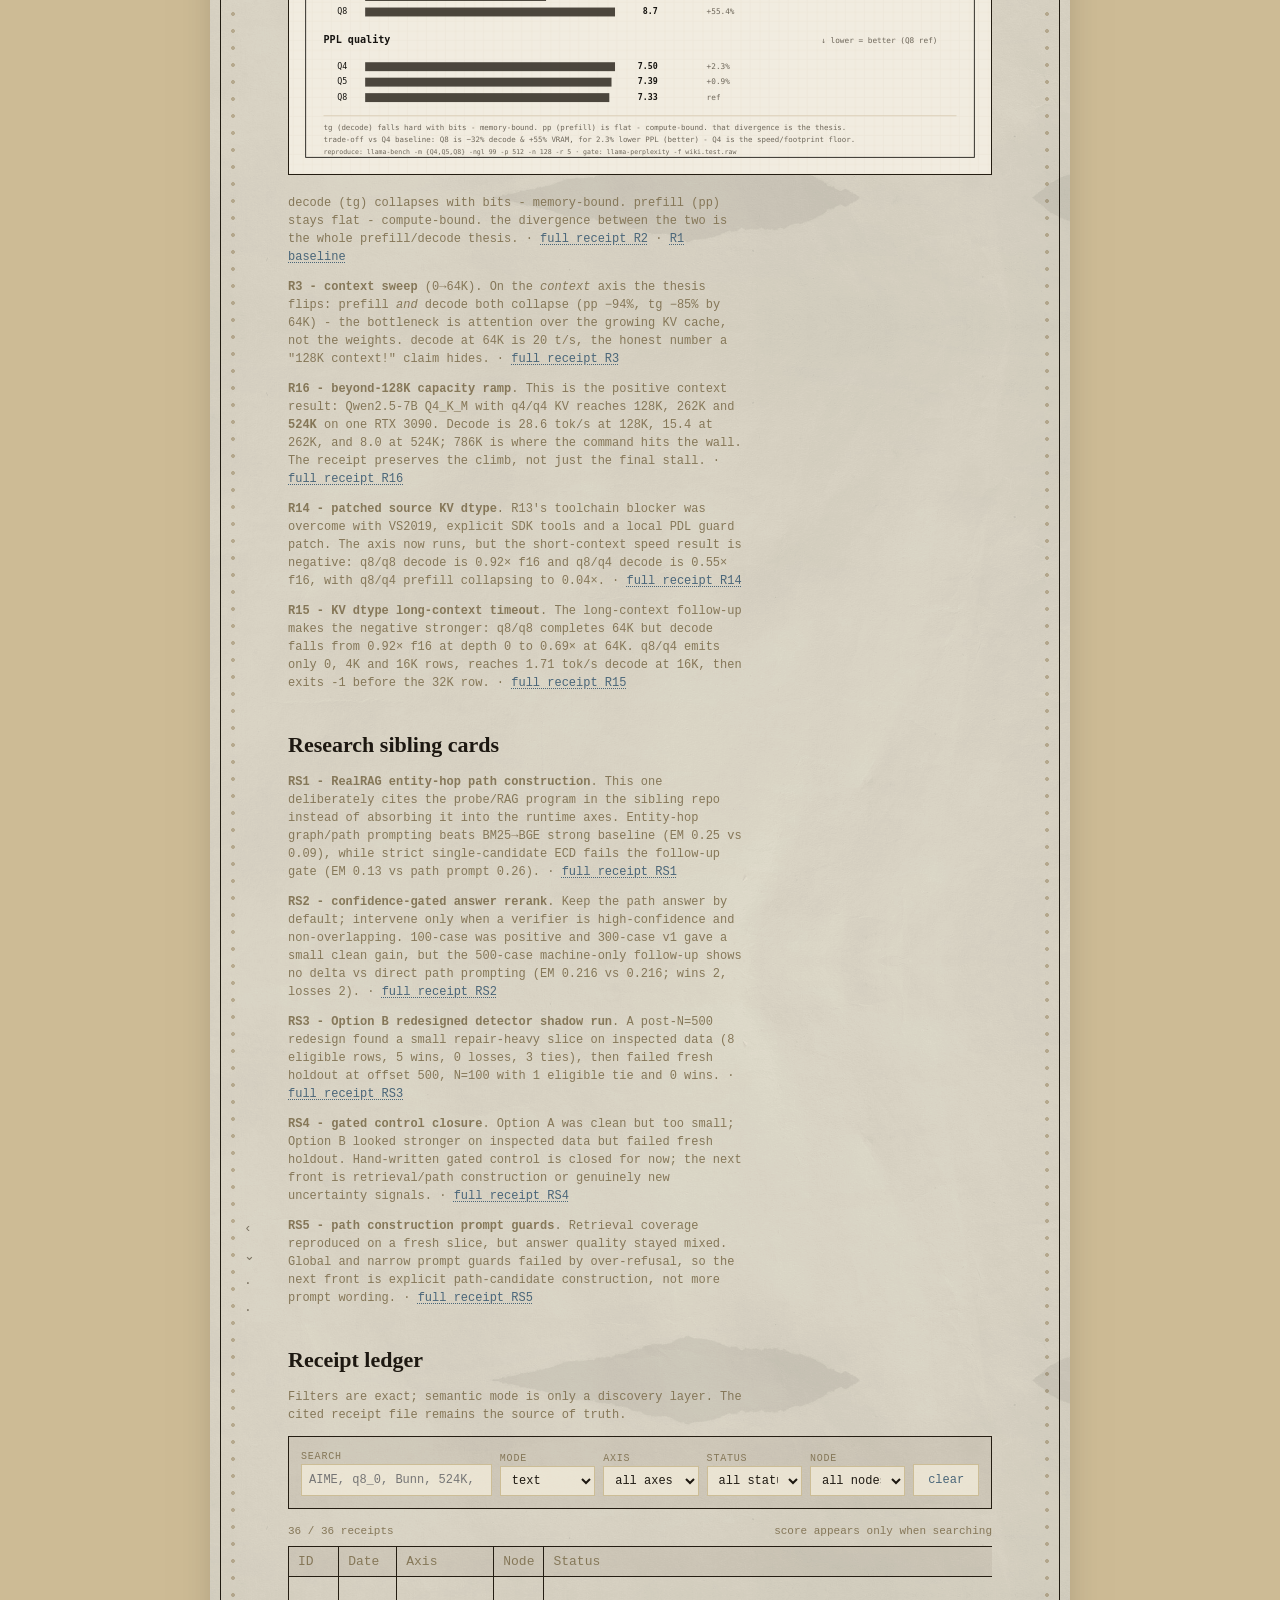
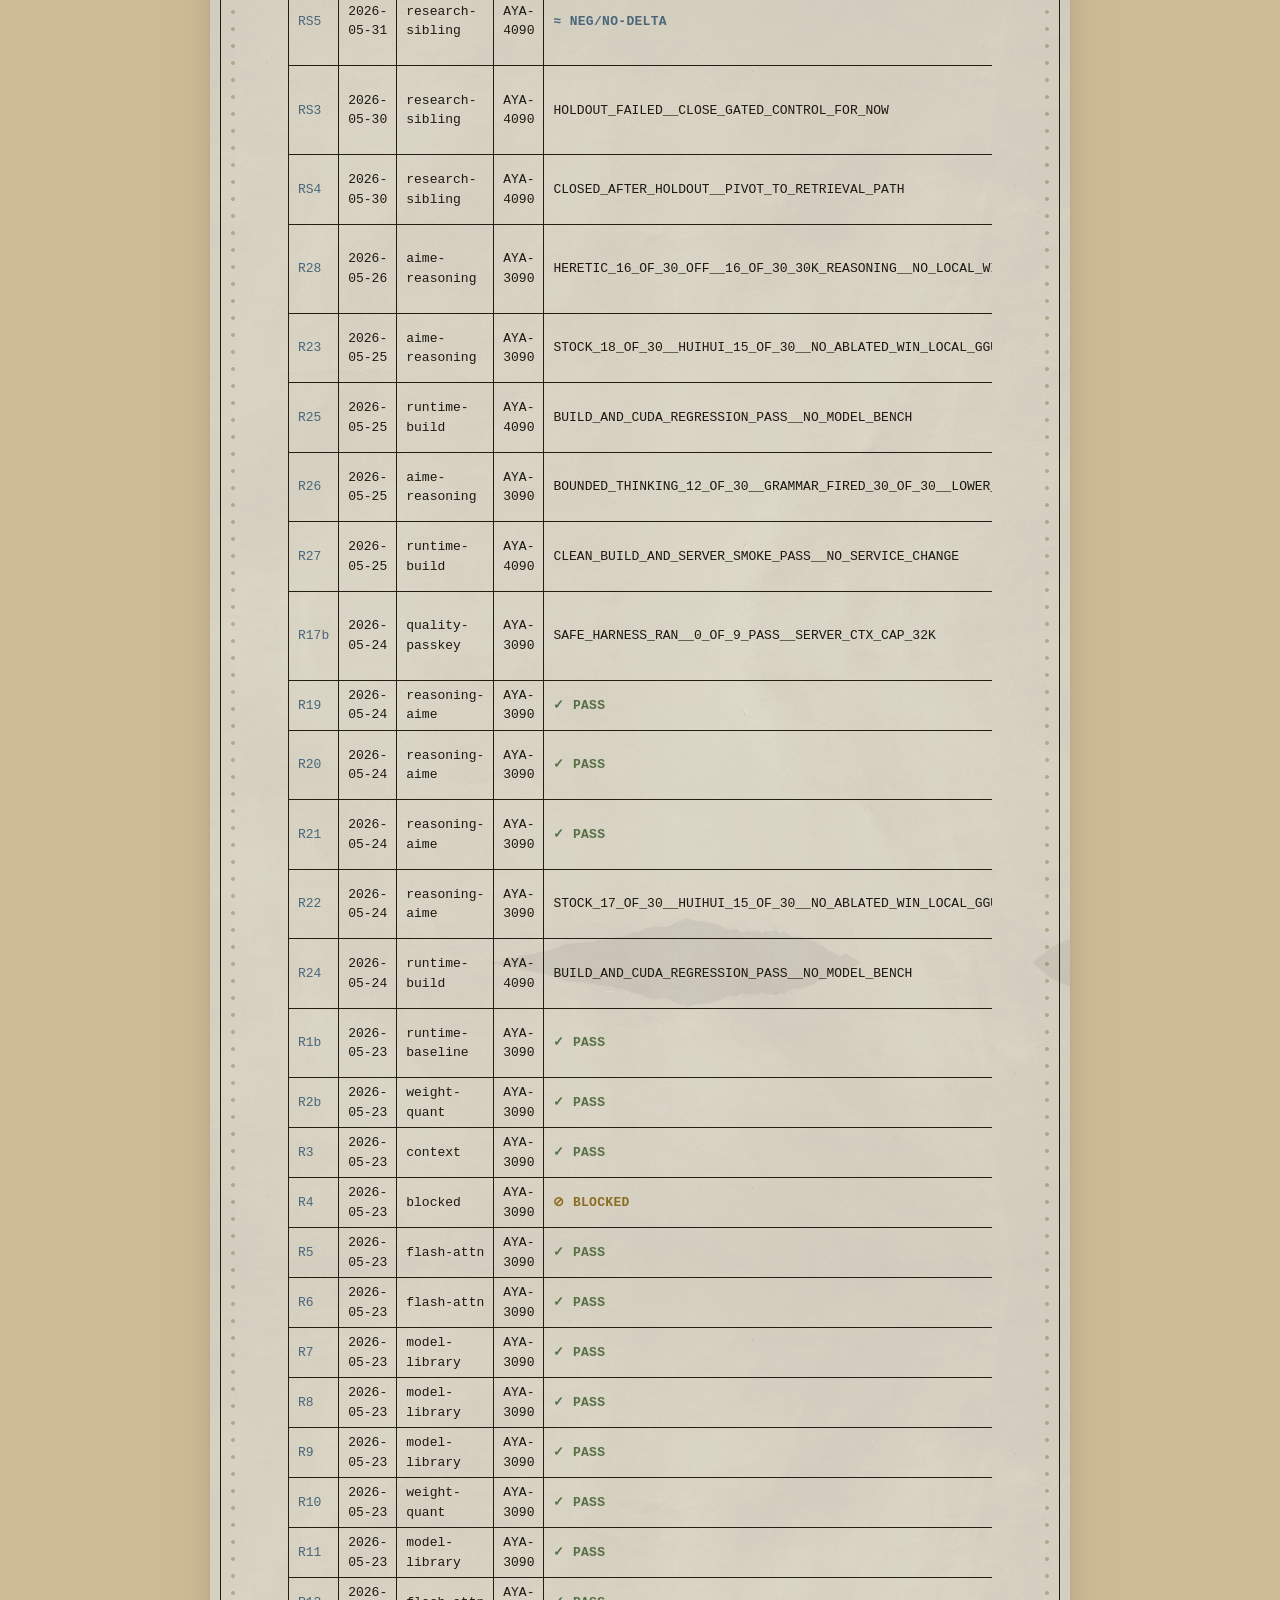
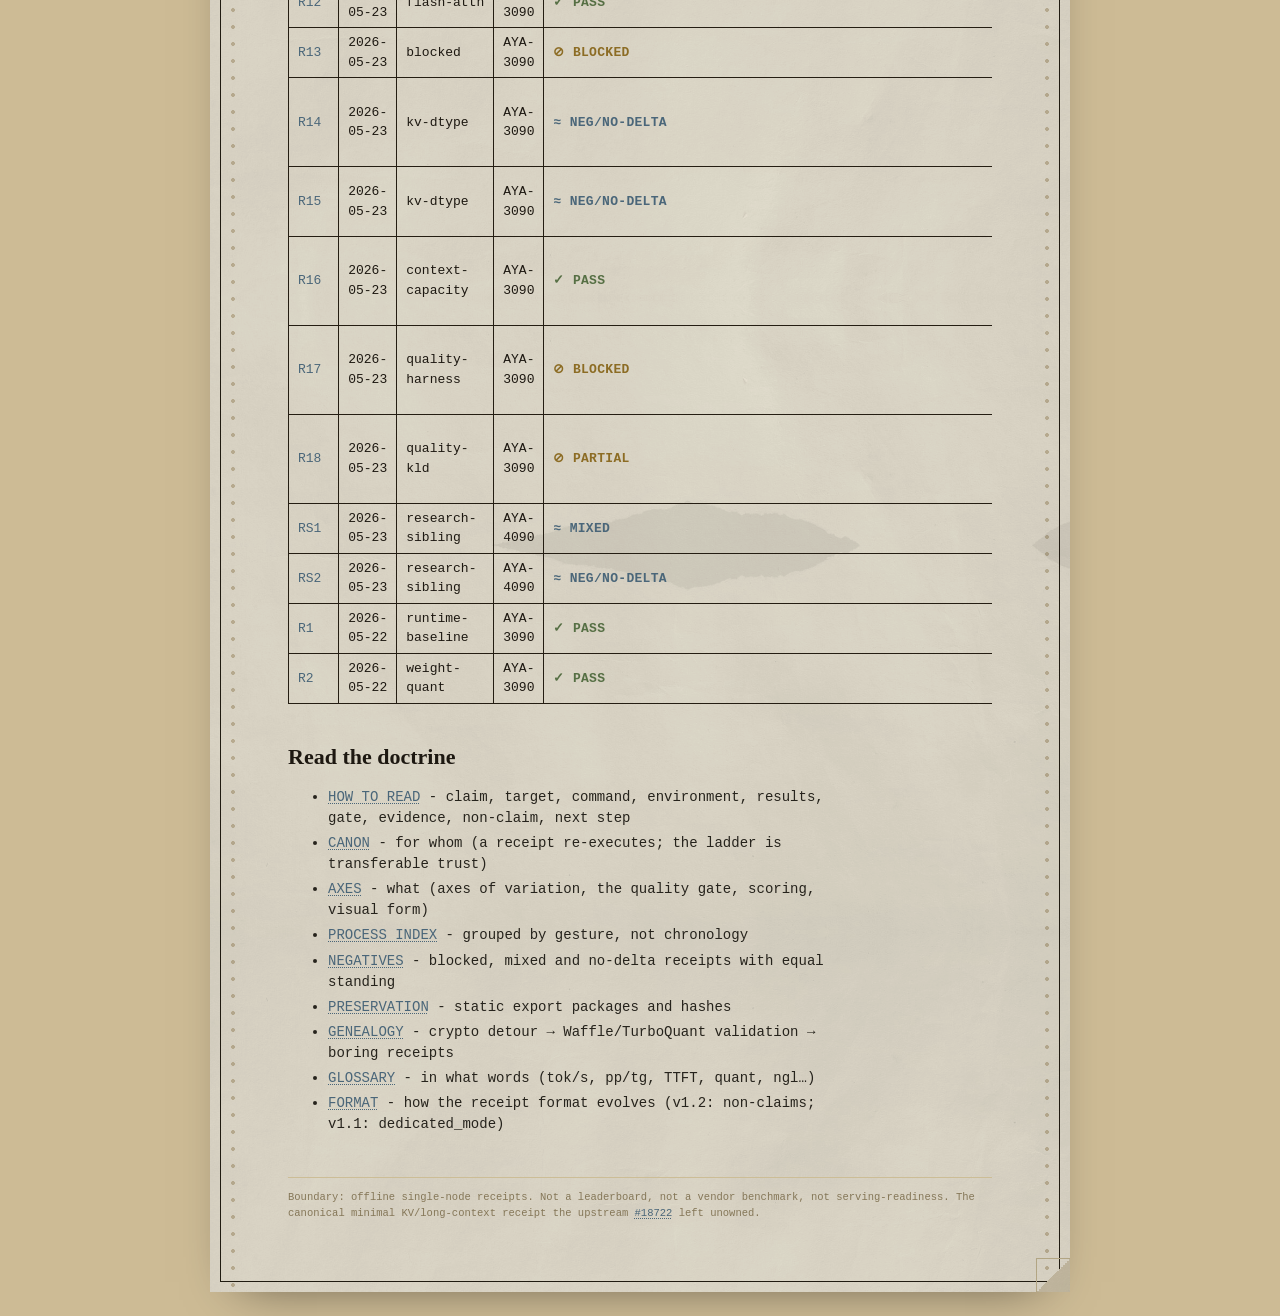
<file: docs/receipts.html>
<!doctype html>
<html lang="en"><head>
<meta charset="utf-8">
<meta name="viewport" content="width=device-width, initial-scale=1">
<title>Receipts · Boring Receipts Lab</title>
<link rel="stylesheet" href="style.css">
</head>
<body>
<div class="sheet">
  <div class="frame"></div>
  <div class="holes l"></div>
  <div class="holes r"></div>
  <svg class="dither" width="120" height="34" viewBox="0 0 120 34" aria-hidden="true">
    <g fill="#2a261d">
      <rect x="2" y="3" width="2" height="2"/><rect x="10" y="1" width="2" height="2"/><rect x="7" y="8" width="2" height="2"/>
      <rect x="16" y="5" width="2" height="2"/><rect x="22" y="2" width="2" height="2"/><rect x="13" y="13" width="2" height="2"/>
      <rect x="28" y="9" width="2" height="2"/><rect x="34" y="4" width="2" height="2"/><rect x="20" y="18" width="2" height="2"/>
      <rect x="40" y="11" width="2" height="2"/><rect x="46" y="6" width="2" height="2"/><rect x="31" y="22" width="2" height="2"/>
      <rect x="5" y="16" width="2" height="2"/><rect x="52" y="3" width="2" height="2"/><rect x="58" y="13" width="2" height="2"/>
      <rect x="11" y="25" width="2" height="2"/><rect x="64" y="7" width="2" height="2"/><rect x="42" y="20" width="2" height="2"/>
      <rect x="3" y="28" width="2" height="2"/><rect x="70" y="2" width="2" height="2"/><rect x="25" y="29" width="2" height="2"/>
      <rect x="76" y="10" width="2" height="2"/><rect x="55" y="24" width="2" height="2"/><rect x="18" y="9" width="2" height="2"/>
    </g>
  </svg>
  <div class="ticks">‹<br>⌄<br>·<br>·</div>
  <div class="ruler" id="ruler"></div>
  <div class="fold"></div>

  <div class="content">
    <div class="topbar">
      <span class="glyphs">○&nbsp;○&nbsp;✕</span>
      <span class="meta">node AYA-3090
llama.cpp b9286
gate-v1 PASS</span>
    </div>

    <div class="tag">NVIDIA VALIDATION NODE · WAFFLE / TURBOQUANT</div>
    <h1>Receipts</h1>
    <p class="lede">Send branch + command shape. We return boring receipts.</p>
    <nav class="top"><a href="index.html">Home</a><a href="receipts.html" aria-current="page">Receipts</a><a href="how-to-read.html">How to read</a><a href="negatives.html">No-delta</a><a href="preservation.html">Archive</a><a href="index.html#about">About</a><a href="index.html#contact">Contact</a><a class="md" href="https://github.com/sztlink/boring-receipts">Repo ↗</a></nav>

    <div class="banner"><strong>What "boring" means:</strong> the ladder runs from the noob to the
    Waffle House. The same plain, reproducible receipt covers the person who downloaded a GGUF and ran
    one command, and the expert validating a branch under load. Every rung reproducible by the one
    below. No hype, no single speed score, no skipped steps.</div>

    <h2>The ladder</h2>
    <div class="tw"><table class="grid">
      <thead><tr><th>rung</th><th>who</th><th>proves</th><th>reproducible by</th></tr></thead>
      <tbody>
        <tr><td data-l="rung">1 - noob</td><td data-l="who">anyone with a GPU</td><td data-l="proves">prebuilt llama.cpp + a GGUF, one command, real tok/s</td><td data-l="repro">a beginner in ~10 min</td></tr>
        <tr><td data-l="rung">2 - quant</td><td data-l="who">local user</td><td data-l="proves">same model across quants: the speed↔footprint trade-off</td><td data-l="repro">rung 1</td></tr>
        <tr><td data-l="rung">3 - build</td><td data-l="who">tinkerer</td><td data-l="proves">source build + flags (flash-attn) delta</td><td data-l="repro">rung 2</td></tr>
        <tr><td data-l="rung">4 - serving</td><td data-l="who">someone who serves</td><td data-l="proves">vLLM/SGLang throughput, req/s, TTFT, ITL under concurrency</td><td data-l="repro">rung 3</td></tr>
        <tr><td data-l="rung">5 - Waffle House</td><td data-l="who">the community</td><td data-l="proves">a TriAttention/longctx/MTP branch + delta + quality gate + failures</td><td data-l="repro">rung 4</td></tr>
      </tbody>
    </table></div>

    <h2>Nodes</h2>
    <div class="tw"><table class="grid">
      <thead><tr><th>node</th><th>machine</th><th>engine</th><th>status</th></tr></thead>
      <tbody>
        <tr><td data-l="node">AYA-3090</td><td data-l="machine">Windows · RTX 3090 24 GB</td><td data-l="engine">llama.cpp (native)</td><td data-l="status" class="pass">live</td></tr>
        <tr><td data-l="node">AYA-3090-wsl</td><td data-l="machine">WSL2 Ubuntu</td><td data-l="engine">vLLM / SGLang</td><td data-l="status">available</td></tr>
        <tr><td data-l="node">AYA-4090</td><td data-l="machine">RTX 4090 · Win+WSL2</td><td data-l="engine">vLLM</td><td data-l="status">later - LLM-busy</td></tr>
      </tbody>
    </table></div>

    <h2>The delta sheet</h2>
    <p class="small"><strong>Rung 2 - weight-quant sweep</strong> · Llama-3.1-8B · AYA-3090. The canonical
    visual: gate stamp first, delta over a zero dead-line, color marks series not verdict.</p>
    <img src="assets/delta-sheet-rung2-quant-sweep.svg" alt="rung 2 weight-quant sweep delta sheet">
    <p class="small">decode (tg) collapses with bits - memory-bound. prefill (pp) stays flat - compute-bound.
    the divergence between the two is the whole prefill/decode thesis. ·
    <a href="https://github.com/sztlink/boring-receipts/blob/main/receipts/2026-05-22-3090-llama31-8b-quant-sweep.md">full receipt R2</a> ·
    <a href="https://github.com/sztlink/boring-receipts/blob/main/receipts/2026-05-22-3090-llama31-8b-q4km-baseline.md">R1 baseline</a></p>

    <p class="small"><strong>R3 - context sweep</strong> (0→64K). On the <em>context</em> axis the thesis
    flips: prefill <em>and</em> decode both collapse (pp −94%, tg −85% by 64K) - the bottleneck is attention
    over the growing KV cache, not the weights. decode at 64K is 20 t/s, the honest number a "128K context!"
    claim hides. ·
    <a href="https://github.com/sztlink/boring-receipts/blob/main/receipts/2026-05-23-3090-llama31-8b-context-sweep.md">full receipt R3</a></p>

    <p class="small"><strong>R16 - beyond-128K capacity ramp</strong>. This is the positive context result:
    Qwen2.5-7B Q4_K_M with q4/q4 KV reaches 128K, 262K and <strong>524K</strong> on one RTX 3090.
    Decode is 28.6 tok/s at 128K, 15.4 at 262K, and 8.0 at 524K; 786K is where the command hits the wall.
    The receipt preserves the climb, not just the final stall. ·
    <a href="https://github.com/sztlink/boring-receipts/blob/main/receipts/2026-05-23-3090-qwen25-7b-q4q4-1m-ramp-partial.md">full receipt R16</a></p>

    <p class="small"><strong>R14 - patched source KV dtype</strong>. R13's toolchain blocker was overcome
    with VS2019, explicit SDK tools and a local PDL guard patch. The axis now runs, but the short-context
    speed result is negative: q8/q8 decode is 0.92× f16 and q8/q4 decode is 0.55× f16, with q8/q4 prefill
    collapsing to 0.04×. ·
    <a href="https://github.com/sztlink/boring-receipts/blob/main/receipts/2026-05-23-3090-llama-cpp-kv-dtype-pdlpatch.md">full receipt R14</a></p>

    <p class="small"><strong>R15 - KV dtype long-context timeout</strong>. The long-context follow-up makes
    the negative stronger: q8/q8 completes 64K but decode falls from 0.92× f16 at depth 0 to 0.69× at 64K.
    q8/q4 emits only 0, 4K and 16K rows, reaches 1.71 tok/s decode at 16K, then exits -1 before the 32K row. ·
    <a href="https://github.com/sztlink/boring-receipts/blob/main/receipts/2026-05-23-3090-llama-cpp-kv-dtype-longctx-timeout.md">full receipt R15</a></p>

    <h2>Research sibling cards</h2>
    <p class="small"><strong>RS1 - RealRAG entity-hop path construction</strong>. This one deliberately cites
    the probe/RAG program in the sibling repo instead of absorbing it into the runtime axes. Entity-hop
    graph/path prompting beats BM25→BGE strong baseline (EM 0.25 vs 0.09), while strict single-candidate
    ECD fails the follow-up gate (EM 0.13 vs path prompt 0.26). ·
    <a href="https://github.com/sztlink/boring-receipts/blob/main/receipts/2026-05-23-4090-vllm-realrag-entity-hop-path.md">full receipt RS1</a></p>
    <p class="small"><strong>RS2 - confidence-gated answer rerank</strong>. Keep the path answer by default;
    intervene only when a verifier is high-confidence and non-overlapping. 100-case was positive and 300-case
    v1 gave a small clean gain, but the 500-case machine-only follow-up shows no delta vs direct path prompting
    (EM 0.216 vs 0.216; wins 2, losses 2). ·
    <a href="https://github.com/sztlink/boring-receipts/blob/main/receipts/2026-05-23-4090-vllm-realrag-gated-answer-rerank.md">full receipt RS2</a></p>
    <p class="small"><strong>RS3 - Option B redesigned detector shadow run</strong>. A post-N=500 redesign
    found a small repair-heavy slice on inspected data (8 eligible rows, 5 wins, 0 losses, 3 ties), then failed
    fresh holdout at offset 500, N=100 with 1 eligible tie and 0 wins. ·
    <a href="https://github.com/sztlink/boring-receipts/blob/main/receipts/2026-05-30-4090-vllm-realrag-option-b-redesigned-detector-shadow.md">full receipt RS3</a></p>
    <p class="small"><strong>RS4 - gated control closure</strong>. Option A was clean but too small; Option B
    looked stronger on inspected data but failed fresh holdout. Hand-written gated control is closed for now;
    the next front is retrieval/path construction or genuinely new uncertainty signals. ·
    <a href="https://github.com/sztlink/boring-receipts/blob/main/receipts/2026-05-30-4090-vllm-realrag-gated-control-closure.md">full receipt RS4</a></p>
    <p class="small"><strong>RS5 - path construction prompt guards</strong>. Retrieval coverage reproduced on a
    fresh slice, but answer quality stayed mixed. Global and narrow prompt guards failed by over-refusal, so
    the next front is explicit path-candidate construction, not more prompt wording. ·
    <a href="https://github.com/sztlink/boring-receipts/blob/main/receipts/2026-05-31-4090-vllm-realrag-path-construction-prompt-guards.md">full receipt RS5</a></p>

    <h2>Receipt ledger</h2>
    <p class="small">Filters are exact; semantic mode is only a discovery layer. The cited receipt file remains the source of truth.</p>
    <div class="filters" id="receipt-filters">
      <div class="row">
        <label>search
          <input id="receipt-q" type="search" placeholder="AIME, q8_0, Bunn, 524K, passkey, unsafe harness…">
        </label>
        <label>mode
          <select id="receipt-mode">
            <option value="text">text</option>
            <option value="semantic">semantic map</option>
          </select>
        </label>
        <label>axis
          <select id="receipt-category"></select>
        </label>
        <label>status
          <select id="receipt-status">
            <option value="">all statuses</option>
            <option value="pass">pass</option>
            <option value="negative">negative / no-delta</option>
            <option value="blocked">blocked</option>
            <option value="partial">partial / timeout / wall</option>
            <option value="mixed">mixed</option>
          </select>
        </label>
        <label>node
          <select id="receipt-node"></select>
        </label>
        <label>&nbsp;
          <button id="receipt-clear" type="button">clear</button>
        </label>
      </div>
    </div>
    <div class="result-meta"><span id="receipt-count">loading receipts…</span><span>score appears only when searching</span></div>
    <p class="semantic-note" id="semantic-note" hidden>Semantic mode expands the query through a small versioned concept map (AIME/Bunn, KV cache, context capacity, quality, negative evidence, RealRAG). It suggests candidates; it does not rank truth.</p>
    <div class="tw"><table class="grid" id="receipt-ledger">
      <thead><tr><th>ID</th><th>Date</th><th>Axis</th><th>Node</th><th>Status</th><th>Gesture</th><th>Score</th></tr></thead>
      <tbody id="receipt-results"><tr><td colspan="7">loading…</td></tr></tbody>
    </table></div>

    <h2>Read the doctrine</h2>
    <ul>
      <li><a href="how-to-read.html">HOW TO READ</a> - claim, target, command, environment, results, gate, evidence, non-claim, next step</li>
      <li><a href="https://github.com/sztlink/boring-receipts/blob/main/CANON.md">CANON</a> - for whom (a receipt re-executes; the ladder is transferable trust)</li>
      <li><a href="https://github.com/sztlink/boring-receipts/blob/main/AXES.md">AXES</a> - what (axes of variation, the quality gate, scoring, visual form)</li>
      <li><a href="https://github.com/sztlink/boring-receipts/blob/main/PROCESS-INDEX.md">PROCESS INDEX</a> - grouped by gesture, not chronology</li>
      <li><a href="negatives.html">NEGATIVES</a> - blocked, mixed and no-delta receipts with equal standing</li>
      <li><a href="preservation.html">PRESERVATION</a> - static export packages and hashes</li>
      <li><a href="https://github.com/sztlink/boring-receipts/blob/main/GENEALOGY.md">GENEALOGY</a> - crypto detour → Waffle/TurboQuant validation → boring receipts</li>
      <li><a href="https://github.com/sztlink/boring-receipts/blob/main/GLOSSARY.md">GLOSSARY</a> - in what words (tok/s, pp/tg, TTFT, quant, ngl…)</li>
      <li><a href="https://github.com/sztlink/boring-receipts/blob/main/FORMAT.md">FORMAT</a> - how the receipt format evolves (v1.2: non-claims; v1.1: dedicated_mode)</li>
    </ul>

    <div class="foot">Boundary: offline single-node receipts. Not a leaderboard, not a vendor benchmark,
    not serving-readiness. The canonical minimal KV/long-context receipt the upstream
    <a href="https://github.com/ggml-org/llama.cpp/issues/18722">#18722</a> left unowned.</div>
  </div>
</div>
<script src="deco.js"></script>
<script src="receipts-search.js"></script>
<script src="receipts-ui.js"></script>
</body></html>
</file>
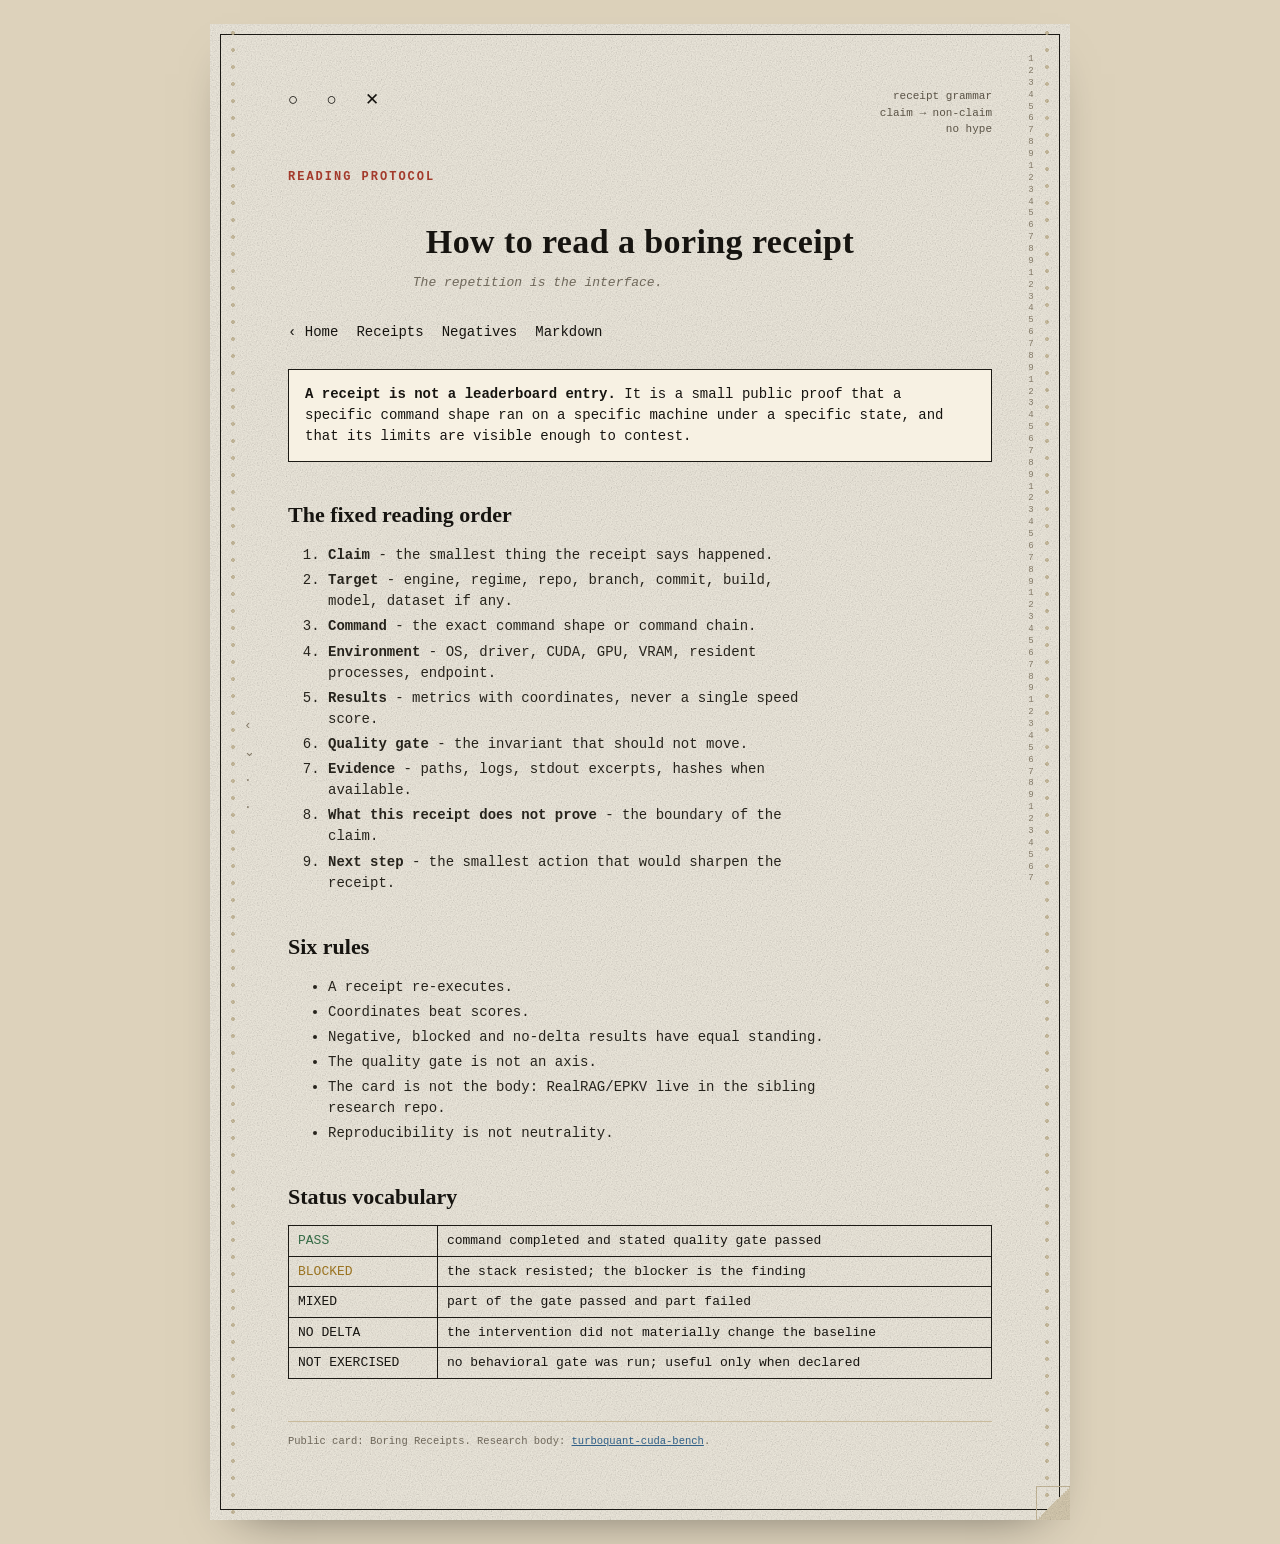
<file: exports/2026-05-23-boring-receipts-lab/docs/how-to-read.html>
<!doctype html>
<html lang="en"><head>
<meta charset="utf-8">
<meta name="viewport" content="width=device-width, initial-scale=1">
<title>How to read · Boring Receipts Lab</title>
<link rel="stylesheet" href="style.css">
</head>
<body>
<div class="sheet">
  <div class="frame"></div><div class="holes l"></div><div class="holes r"></div>
  <div class="ticks">‹<br>⌄<br>·<br>·</div><div class="ruler" id="ruler"></div><div class="fold"></div>
  <div class="content">
    <div class="topbar"><span class="glyphs">○&nbsp;○&nbsp;✕</span><span class="meta">receipt grammar
claim → non-claim
no hype</span></div>
    <div class="tag">READING PROTOCOL</div>
    <h1>How to read a boring receipt</h1>
    <p class="lede">The repetition is the interface.</p>
    <nav class="top"><a href="index.html">‹ Home</a><a href="receipts.html">Receipts</a><a href="negatives.html">Negatives</a><a href="https://github.com/sztlink/boring-receipts/blob/main/HOW-TO-READ.md">Markdown</a></nav>

    <div class="banner"><strong>A receipt is not a leaderboard entry.</strong> It is a small public proof that a specific command shape ran on a specific machine under a specific state, and that its limits are visible enough to contest.</div>

    <h2>The fixed reading order</h2>
    <ol>
      <li><strong>Claim</strong> - the smallest thing the receipt says happened.</li>
      <li><strong>Target</strong> - engine, regime, repo, branch, commit, build, model, dataset if any.</li>
      <li><strong>Command</strong> - the exact command shape or command chain.</li>
      <li><strong>Environment</strong> - OS, driver, CUDA, GPU, VRAM, resident processes, endpoint.</li>
      <li><strong>Results</strong> - metrics with coordinates, never a single speed score.</li>
      <li><strong>Quality gate</strong> - the invariant that should not move.</li>
      <li><strong>Evidence</strong> - paths, logs, stdout excerpts, hashes when available.</li>
      <li><strong>What this receipt does not prove</strong> - the boundary of the claim.</li>
      <li><strong>Next step</strong> - the smallest action that would sharpen the receipt.</li>
    </ol>

    <h2>Six rules</h2>
    <ul>
      <li>A receipt re-executes.</li>
      <li>Coordinates beat scores.</li>
      <li>Negative, blocked and no-delta results have equal standing.</li>
      <li>The quality gate is not an axis.</li>
      <li>The card is not the body: RealRAG/EPKV live in the sibling research repo.</li>
      <li>Reproducibility is not neutrality.</li>
    </ul>

    <h2>Status vocabulary</h2>
    <div class="tw"><table class="grid"><tbody>
      <tr><td data-l="status" class="pass">PASS</td><td data-l="meaning">command completed and stated quality gate passed</td></tr>
      <tr><td data-l="status" class="warn">BLOCKED</td><td data-l="meaning">the stack resisted; the blocker is the finding</td></tr>
      <tr><td data-l="status">MIXED</td><td data-l="meaning">part of the gate passed and part failed</td></tr>
      <tr><td data-l="status">NO DELTA</td><td data-l="meaning">the intervention did not materially change the baseline</td></tr>
      <tr><td data-l="status">NOT EXERCISED</td><td data-l="meaning">no behavioral gate was run; useful only when declared</td></tr>
    </tbody></table></div>

    <div class="foot">Public card: Boring Receipts. Research body: <a href="https://github.com/sztlink/turboquant-cuda-bench">turboquant-cuda-bench</a>.</div>
  </div>
</div>
<script src="deco.js"></script>
</body></html>
</file>
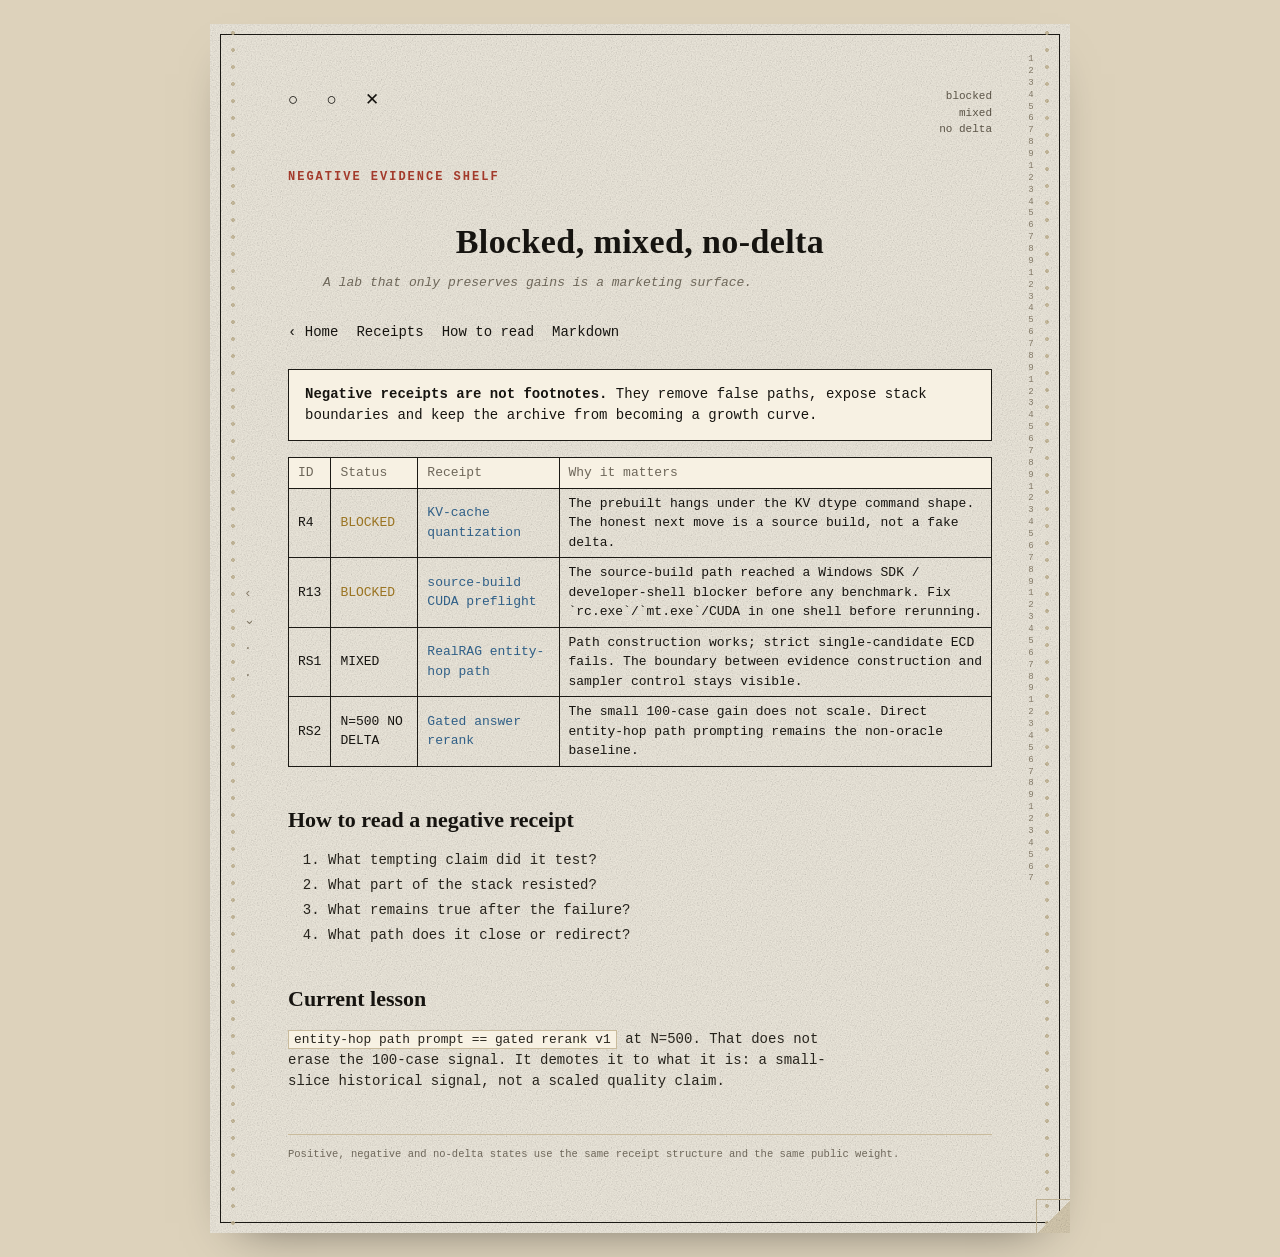
<file: exports/2026-05-23-boring-receipts-lab/docs/negatives.html>
<!doctype html>
<html lang="en"><head>
<meta charset="utf-8">
<meta name="viewport" content="width=device-width, initial-scale=1">
<title>Negatives · Boring Receipts Lab</title>
<link rel="stylesheet" href="style.css">
</head>
<body>
<div class="sheet">
  <div class="frame"></div><div class="holes l"></div><div class="holes r"></div>
  <div class="ticks">‹<br>⌄<br>·<br>·</div><div class="ruler" id="ruler"></div><div class="fold"></div>
  <div class="content">
    <div class="topbar"><span class="glyphs">○&nbsp;○&nbsp;✕</span><span class="meta">blocked
mixed
no delta</span></div>
    <div class="tag">NEGATIVE EVIDENCE SHELF</div>
    <h1>Blocked, mixed, no-delta</h1>
    <p class="lede">A lab that only preserves gains is a marketing surface.</p>
    <nav class="top"><a href="index.html">‹ Home</a><a href="receipts.html">Receipts</a><a href="how-to-read.html">How to read</a><a href="https://github.com/sztlink/boring-receipts/blob/main/NEGATIVES.md">Markdown</a></nav>

    <div class="banner"><strong>Negative receipts are not footnotes.</strong> They remove false paths, expose stack boundaries and keep the archive from becoming a growth curve.</div>

    <div class="tw"><table class="grid">
      <thead><tr><th>ID</th><th>Status</th><th>Receipt</th><th>Why it matters</th></tr></thead>
      <tbody>
        <tr><td data-l="ID">R4</td><td data-l="Status" class="warn">BLOCKED</td><td data-l="Receipt"><a href="https://github.com/sztlink/boring-receipts/blob/main/receipts/2026-05-23-3090-llama31-8b-kv-quant-BLOCKED.md">KV-cache quantization</a></td><td data-l="Why">The prebuilt hangs under the KV dtype command shape. The honest next move is a source build, not a fake delta.</td></tr>
        <tr><td data-l="ID">R13</td><td data-l="Status" class="warn">BLOCKED</td><td data-l="Receipt"><a href="https://github.com/sztlink/boring-receipts/blob/main/receipts/2026-05-23-3090-llama-cpp-source-build-cuda-BLOCKED.md">source-build CUDA preflight</a></td><td data-l="Why">The source-build path reached a Windows SDK / developer-shell blocker before any benchmark. Fix `rc.exe`/`mt.exe`/CUDA in one shell before rerunning.</td></tr>
        <tr><td data-l="ID">RS1</td><td data-l="Status">MIXED</td><td data-l="Receipt"><a href="https://github.com/sztlink/boring-receipts/blob/main/receipts/2026-05-23-4090-vllm-realrag-entity-hop-path.md">RealRAG entity-hop path</a></td><td data-l="Why">Path construction works; strict single-candidate ECD fails. The boundary between evidence construction and sampler control stays visible.</td></tr>
        <tr><td data-l="ID">RS2</td><td data-l="Status">N=500 NO DELTA</td><td data-l="Receipt"><a href="https://github.com/sztlink/boring-receipts/blob/main/receipts/2026-05-23-4090-vllm-realrag-gated-answer-rerank.md">Gated answer rerank</a></td><td data-l="Why">The small 100-case gain does not scale. Direct entity-hop path prompting remains the non-oracle baseline.</td></tr>
      </tbody>
    </table></div>

    <h2>How to read a negative receipt</h2>
    <ol>
      <li>What tempting claim did it test?</li>
      <li>What part of the stack resisted?</li>
      <li>What remains true after the failure?</li>
      <li>What path does it close or redirect?</li>
    </ol>

    <h2>Current lesson</h2>
    <p><code>entity-hop path prompt == gated rerank v1</code> at N=500. That does not erase the 100-case signal. It demotes it to what it is: a small-slice historical signal, not a scaled quality claim.</p>

    <div class="foot">Positive, negative and no-delta states use the same receipt structure and the same public weight.</div>
  </div>
</div>
<script src="deco.js"></script>
</body></html>
</file>
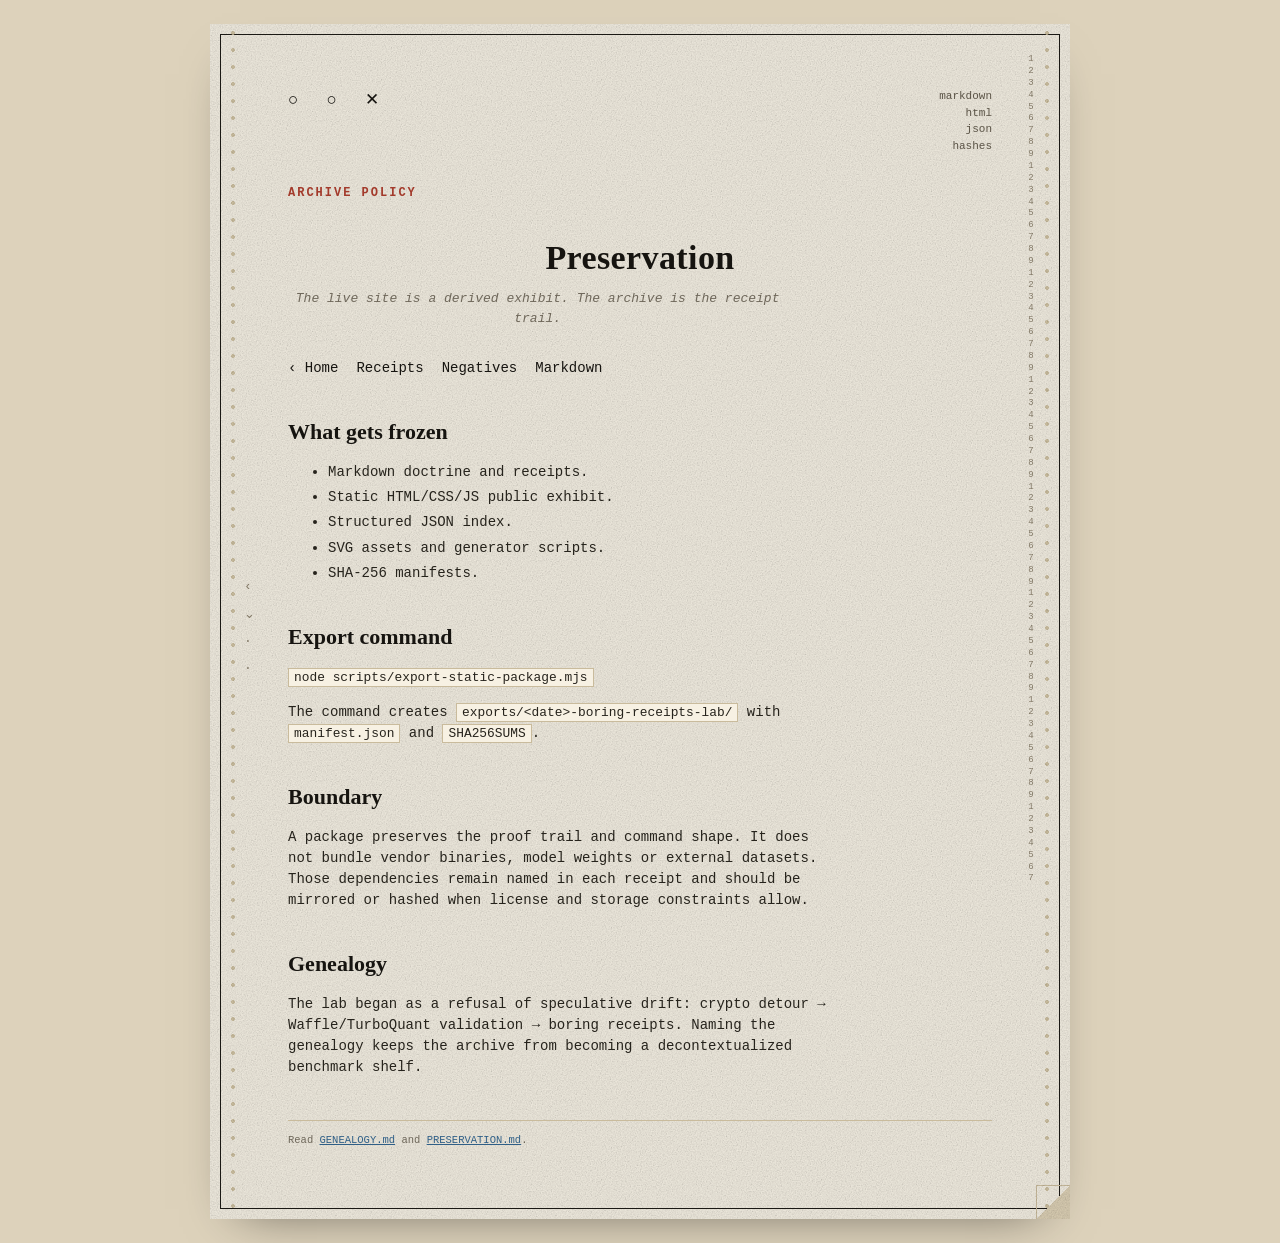
<file: exports/2026-05-23-boring-receipts-lab/docs/preservation.html>
<!doctype html>
<html lang="en"><head>
<meta charset="utf-8">
<meta name="viewport" content="width=device-width, initial-scale=1">
<title>Preservation · Boring Receipts Lab</title>
<link rel="stylesheet" href="style.css">
</head>
<body>
<div class="sheet">
  <div class="frame"></div><div class="holes l"></div><div class="holes r"></div>
  <div class="ticks">‹<br>⌄<br>·<br>·</div><div class="ruler" id="ruler"></div><div class="fold"></div>
  <div class="content">
    <div class="topbar"><span class="glyphs">○&nbsp;○&nbsp;✕</span><span class="meta">markdown
html
json
hashes</span></div>
    <div class="tag">ARCHIVE POLICY</div>
    <h1>Preservation</h1>
    <p class="lede">The live site is a derived exhibit. The archive is the receipt trail.</p>
    <nav class="top"><a href="index.html">‹ Home</a><a href="receipts.html">Receipts</a><a href="negatives.html">Negatives</a><a href="https://github.com/sztlink/boring-receipts/blob/main/PRESERVATION.md">Markdown</a></nav>

    <h2>What gets frozen</h2>
    <ul>
      <li>Markdown doctrine and receipts.</li>
      <li>Static HTML/CSS/JS public exhibit.</li>
      <li>Structured JSON index.</li>
      <li>SVG assets and generator scripts.</li>
      <li>SHA-256 manifests.</li>
    </ul>

    <h2>Export command</h2>
    <p><code>node scripts/export-static-package.mjs</code></p>
    <p>The command creates <code>exports/&lt;date&gt;-boring-receipts-lab/</code> with <code>manifest.json</code> and <code>SHA256SUMS</code>.</p>

    <h2>Boundary</h2>
    <p>A package preserves the proof trail and command shape. It does not bundle vendor binaries, model weights or external datasets. Those dependencies remain named in each receipt and should be mirrored or hashed when license and storage constraints allow.</p>

    <h2>Genealogy</h2>
    <p>The lab began as a refusal of speculative drift: crypto detour → Waffle/TurboQuant validation → boring receipts. Naming the genealogy keeps the archive from becoming a decontextualized benchmark shelf.</p>

    <div class="foot">Read <a href="https://github.com/sztlink/boring-receipts/blob/main/GENEALOGY.md">GENEALOGY.md</a> and <a href="https://github.com/sztlink/boring-receipts/blob/main/PRESERVATION.md">PRESERVATION.md</a>.</div>
  </div>
</div>
<script src="deco.js"></script>
</body></html>
</file>
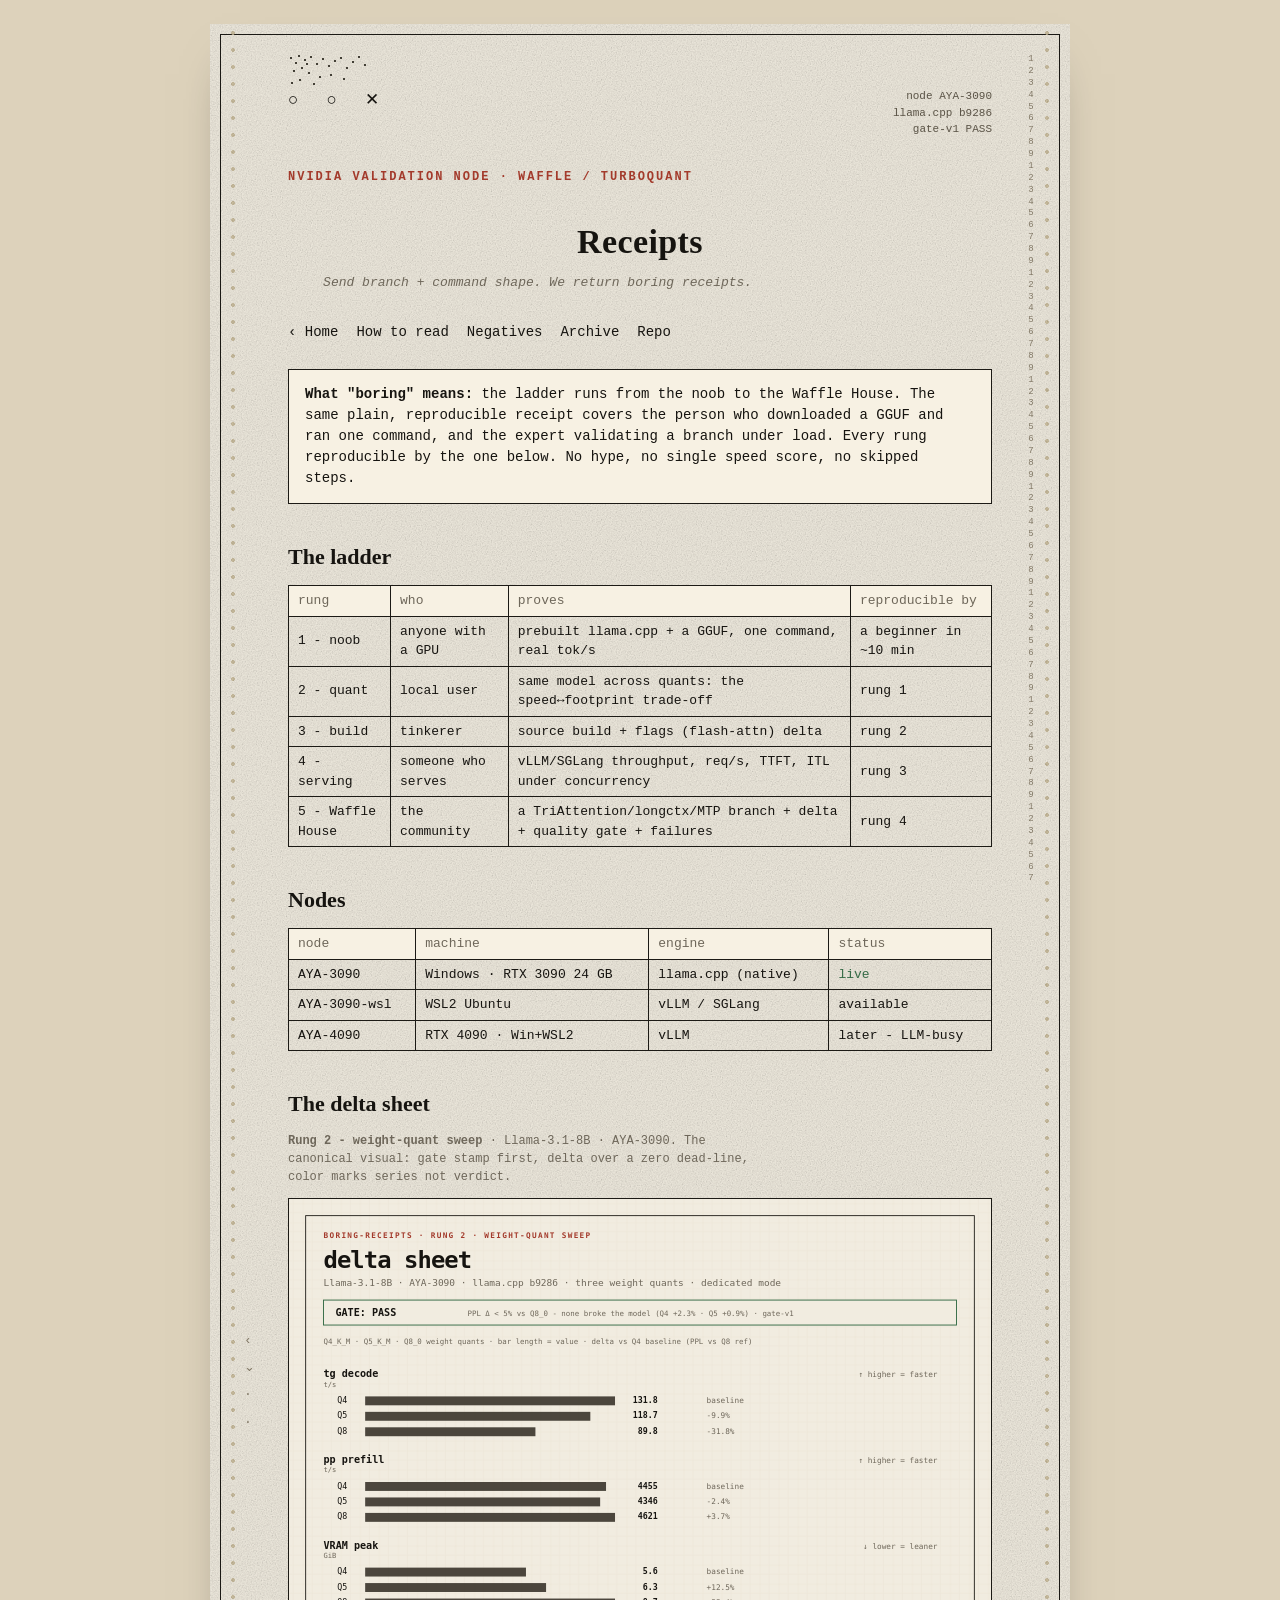
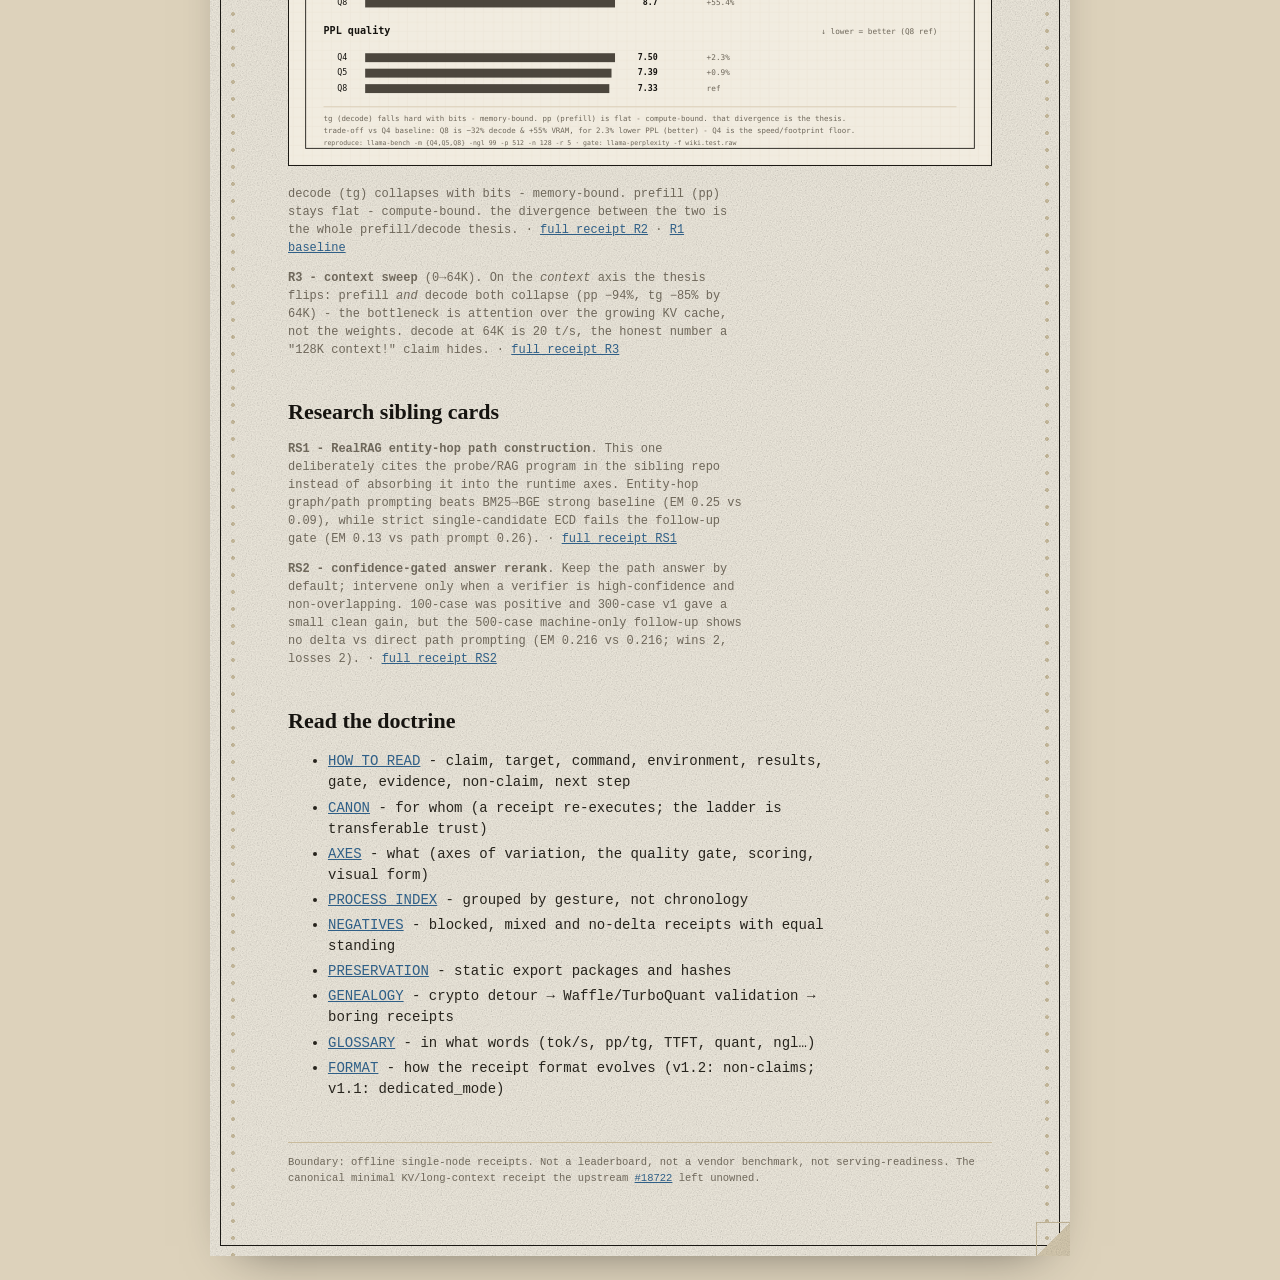
<file: exports/2026-05-23-boring-receipts-lab/docs/receipts.html>
<!doctype html>
<html lang="en"><head>
<meta charset="utf-8">
<meta name="viewport" content="width=device-width, initial-scale=1">
<title>Receipts · Boring Receipts Lab</title>
<link rel="stylesheet" href="style.css">
</head>
<body>
<div class="sheet">
  <div class="frame"></div>
  <div class="holes l"></div>
  <div class="holes r"></div>
  <svg class="dither" width="120" height="34" viewBox="0 0 120 34" aria-hidden="true">
    <g fill="#2a261d">
      <rect x="2" y="3" width="2" height="2"/><rect x="10" y="1" width="2" height="2"/><rect x="7" y="8" width="2" height="2"/>
      <rect x="16" y="5" width="2" height="2"/><rect x="22" y="2" width="2" height="2"/><rect x="13" y="13" width="2" height="2"/>
      <rect x="28" y="9" width="2" height="2"/><rect x="34" y="4" width="2" height="2"/><rect x="20" y="18" width="2" height="2"/>
      <rect x="40" y="11" width="2" height="2"/><rect x="46" y="6" width="2" height="2"/><rect x="31" y="22" width="2" height="2"/>
      <rect x="5" y="16" width="2" height="2"/><rect x="52" y="3" width="2" height="2"/><rect x="58" y="13" width="2" height="2"/>
      <rect x="11" y="25" width="2" height="2"/><rect x="64" y="7" width="2" height="2"/><rect x="42" y="20" width="2" height="2"/>
      <rect x="3" y="28" width="2" height="2"/><rect x="70" y="2" width="2" height="2"/><rect x="25" y="29" width="2" height="2"/>
      <rect x="76" y="10" width="2" height="2"/><rect x="55" y="24" width="2" height="2"/><rect x="18" y="9" width="2" height="2"/>
    </g>
  </svg>
  <div class="ticks">‹<br>⌄<br>·<br>·</div>
  <div class="ruler" id="ruler"></div>
  <div class="fold"></div>

  <div class="content">
    <div class="topbar">
      <span class="glyphs">○&nbsp;○&nbsp;✕</span>
      <span class="meta">node AYA-3090
llama.cpp b9286
gate-v1 PASS</span>
    </div>

    <div class="tag">NVIDIA VALIDATION NODE · WAFFLE / TURBOQUANT</div>
    <h1>Receipts</h1>
    <p class="lede">Send branch + command shape. We return boring receipts.</p>
    <nav class="top"><a href="index.html">‹ Home</a><a href="how-to-read.html">How to read</a><a href="negatives.html">Negatives</a><a href="preservation.html">Archive</a><a href="https://github.com/sztlink/boring-receipts">Repo</a></nav>

    <div class="banner"><strong>What "boring" means:</strong> the ladder runs from the noob to the
    Waffle House. The same plain, reproducible receipt covers the person who downloaded a GGUF and ran
    one command, and the expert validating a branch under load. Every rung reproducible by the one
    below. No hype, no single speed score, no skipped steps.</div>

    <h2>The ladder</h2>
    <div class="tw"><table class="grid">
      <thead><tr><th>rung</th><th>who</th><th>proves</th><th>reproducible by</th></tr></thead>
      <tbody>
        <tr><td data-l="rung">1 - noob</td><td data-l="who">anyone with a GPU</td><td data-l="proves">prebuilt llama.cpp + a GGUF, one command, real tok/s</td><td data-l="repro">a beginner in ~10 min</td></tr>
        <tr><td data-l="rung">2 - quant</td><td data-l="who">local user</td><td data-l="proves">same model across quants: the speed↔footprint trade-off</td><td data-l="repro">rung 1</td></tr>
        <tr><td data-l="rung">3 - build</td><td data-l="who">tinkerer</td><td data-l="proves">source build + flags (flash-attn) delta</td><td data-l="repro">rung 2</td></tr>
        <tr><td data-l="rung">4 - serving</td><td data-l="who">someone who serves</td><td data-l="proves">vLLM/SGLang throughput, req/s, TTFT, ITL under concurrency</td><td data-l="repro">rung 3</td></tr>
        <tr><td data-l="rung">5 - Waffle House</td><td data-l="who">the community</td><td data-l="proves">a TriAttention/longctx/MTP branch + delta + quality gate + failures</td><td data-l="repro">rung 4</td></tr>
      </tbody>
    </table></div>

    <h2>Nodes</h2>
    <div class="tw"><table class="grid">
      <thead><tr><th>node</th><th>machine</th><th>engine</th><th>status</th></tr></thead>
      <tbody>
        <tr><td data-l="node">AYA-3090</td><td data-l="machine">Windows · RTX 3090 24 GB</td><td data-l="engine">llama.cpp (native)</td><td data-l="status" class="pass">live</td></tr>
        <tr><td data-l="node">AYA-3090-wsl</td><td data-l="machine">WSL2 Ubuntu</td><td data-l="engine">vLLM / SGLang</td><td data-l="status">available</td></tr>
        <tr><td data-l="node">AYA-4090</td><td data-l="machine">RTX 4090 · Win+WSL2</td><td data-l="engine">vLLM</td><td data-l="status">later - LLM-busy</td></tr>
      </tbody>
    </table></div>

    <h2>The delta sheet</h2>
    <p class="small"><strong>Rung 2 - weight-quant sweep</strong> · Llama-3.1-8B · AYA-3090. The canonical
    visual: gate stamp first, delta over a zero dead-line, color marks series not verdict.</p>
    <img src="assets/delta-sheet-rung2-quant-sweep.svg" alt="rung 2 weight-quant sweep delta sheet">
    <p class="small">decode (tg) collapses with bits - memory-bound. prefill (pp) stays flat - compute-bound.
    the divergence between the two is the whole prefill/decode thesis. ·
    <a href="https://github.com/sztlink/boring-receipts/blob/main/receipts/2026-05-22-3090-llama31-8b-quant-sweep.md">full receipt R2</a> ·
    <a href="https://github.com/sztlink/boring-receipts/blob/main/receipts/2026-05-22-3090-llama31-8b-q4km-baseline.md">R1 baseline</a></p>

    <p class="small"><strong>R3 - context sweep</strong> (0→64K). On the <em>context</em> axis the thesis
    flips: prefill <em>and</em> decode both collapse (pp −94%, tg −85% by 64K) - the bottleneck is attention
    over the growing KV cache, not the weights. decode at 64K is 20 t/s, the honest number a "128K context!"
    claim hides. ·
    <a href="https://github.com/sztlink/boring-receipts/blob/main/receipts/2026-05-23-3090-llama31-8b-context-sweep.md">full receipt R3</a></p>

    <h2>Research sibling cards</h2>
    <p class="small"><strong>RS1 - RealRAG entity-hop path construction</strong>. This one deliberately cites
    the probe/RAG program in the sibling repo instead of absorbing it into the runtime axes. Entity-hop
    graph/path prompting beats BM25→BGE strong baseline (EM 0.25 vs 0.09), while strict single-candidate
    ECD fails the follow-up gate (EM 0.13 vs path prompt 0.26). ·
    <a href="https://github.com/sztlink/boring-receipts/blob/main/receipts/2026-05-23-4090-vllm-realrag-entity-hop-path.md">full receipt RS1</a></p>
    <p class="small"><strong>RS2 - confidence-gated answer rerank</strong>. Keep the path answer by default;
    intervene only when a verifier is high-confidence and non-overlapping. 100-case was positive and 300-case
    v1 gave a small clean gain, but the 500-case machine-only follow-up shows no delta vs direct path prompting
    (EM 0.216 vs 0.216; wins 2, losses 2). ·
    <a href="https://github.com/sztlink/boring-receipts/blob/main/receipts/2026-05-23-4090-vllm-realrag-gated-answer-rerank.md">full receipt RS2</a></p>

    <h2>Read the doctrine</h2>
    <ul>
      <li><a href="how-to-read.html">HOW TO READ</a> - claim, target, command, environment, results, gate, evidence, non-claim, next step</li>
      <li><a href="https://github.com/sztlink/boring-receipts/blob/main/CANON.md">CANON</a> - for whom (a receipt re-executes; the ladder is transferable trust)</li>
      <li><a href="https://github.com/sztlink/boring-receipts/blob/main/AXES.md">AXES</a> - what (axes of variation, the quality gate, scoring, visual form)</li>
      <li><a href="https://github.com/sztlink/boring-receipts/blob/main/PROCESS-INDEX.md">PROCESS INDEX</a> - grouped by gesture, not chronology</li>
      <li><a href="negatives.html">NEGATIVES</a> - blocked, mixed and no-delta receipts with equal standing</li>
      <li><a href="preservation.html">PRESERVATION</a> - static export packages and hashes</li>
      <li><a href="https://github.com/sztlink/boring-receipts/blob/main/GENEALOGY.md">GENEALOGY</a> - crypto detour → Waffle/TurboQuant validation → boring receipts</li>
      <li><a href="https://github.com/sztlink/boring-receipts/blob/main/GLOSSARY.md">GLOSSARY</a> - in what words (tok/s, pp/tg, TTFT, quant, ngl…)</li>
      <li><a href="https://github.com/sztlink/boring-receipts/blob/main/FORMAT.md">FORMAT</a> - how the receipt format evolves (v1.2: non-claims; v1.1: dedicated_mode)</li>
    </ul>

    <div class="foot">Boundary: offline single-node receipts. Not a leaderboard, not a vendor benchmark,
    not serving-readiness. The canonical minimal KV/long-context receipt the upstream
    <a href="https://github.com/ggml-org/llama.cpp/issues/18722">#18722</a> left unowned.</div>
  </div>
</div>
<script src="deco.js"></script>
</body></html>
</file>
<file: docs/style.css>
/* Boring Receipts Lab - shared matrix-paper shell.
   Light editorial / szt.link tokens. Used by every page so the perforated
   paper aesthetic is consistent. */
:root{
  /* Warm aged-paper neutrals on a single hue family (~40°), accents tuned down to
     faded printer-ribbon: desaturated and earthy, not poster-bright. */
  --paper:#f4eedd; --ink:#1d1811; --muted:#857758; --line:#241d12;
  --faint:#ccbd96; --panel:#f4eedd; --blue:#4a6679; --green:#566f44; --red:#9c4b35; --yellow:#8c6c24;
  /* translucent ink tint for boxed regions: lets the paper texture read through
     instead of pasting a flat lighter card over it */
  --tint:rgba(48,40,24,.06);
  --mono:"SFMono-Regular",ui-monospace,Menlo,Consolas,"Liberation Mono",monospace;
  --serif:"Iowan Old Style","Palatino Linotype",Palatino,Georgia,"Times New Roman",serif;
}
*{box-sizing:border-box}
html,body{margin:0;background:#cdbb95;color:var(--ink);font-family:var(--mono);font-size:14px;line-height:1.5}

.sheet{position:relative;max-width:860px;margin:24px auto;background:var(--paper);padding:30px 78px 70px;overflow:hidden;box-shadow:0 20px 50px -30px rgba(0,0,0,.6)}
/* Real continuous-form paper fibre (Texturelabs Paper 366), multiplied over the
   warm paper tone. Replaces the synthetic feTurbulence grain with photographed
   stock so the sheet reads as physical printout, not CSS noise. */
.sheet::before{content:"";position:absolute;inset:0;pointer-events:none;z-index:5;opacity:.4;mix-blend-mode:multiply;
  background-image:url('assets/textures/paper-sheet.jpg');
  background-size:100% auto;background-position:top center;background-repeat:repeat-y}
/* Faint horizontal banding (Texturelabs Paper 367) reads as platen / roller
   marks across the printout. Kept very low so data stays legible. */
.sheet::after{content:"";position:absolute;inset:0;pointer-events:none;z-index:5;opacity:.1;mix-blend-mode:multiply;
  background-image:url('assets/textures/paper-accent.jpg');
  background-size:100% auto;background-position:top center;background-repeat:repeat-y}
.frame{position:absolute;inset:10px;border:1px solid var(--line);pointer-events:none;z-index:3}
.frame::before,.frame::after{content:"";position:absolute;width:14px;height:14px;border:1px solid var(--line)}
.frame::before{top:-1px;left:-1px;border-right:0;border-bottom:0}
.frame::after{bottom:-1px;right:-1px;border-left:0;border-top:0}
.holes{position:absolute;top:0;bottom:0;width:18px;z-index:4;pointer-events:none;
  background-image:radial-gradient(circle at 9px 9px, #c7b896 1.7px, transparent 2.2px);
  background-size:18px 17px;background-repeat:repeat-y;opacity:.85}
.holes.l{left:14px}.holes.r{right:14px}
.ruler{position:absolute;top:30px;bottom:24px;right:30px;width:18px;z-index:4;pointer-events:none;
  font-size:9px;line-height:1.32;color:#8c826e;text-align:center;white-space:pre;overflow:hidden}
.ticks{position:absolute;left:34px;top:46%;z-index:4;pointer-events:none;color:#8c826e;font-size:13px;line-height:2.1}
.dither{position:absolute;top:30px;left:78px;z-index:4;pointer-events:none;opacity:.85}
.fold{position:absolute;right:0;bottom:0;width:34px;height:34px;z-index:4;pointer-events:none;
  background:linear-gradient(135deg, transparent 50%, #d9cdb2 50%);border-left:1px solid var(--faint);border-top:1px solid var(--faint)}
.content{position:relative;z-index:6}

.topbar{display:flex;justify-content:space-between;align-items:flex-start;margin:34px 0 0}
.glyphs{font-size:17px;letter-spacing:9px;color:var(--ink)}
.meta{text-align:right;font-size:11px;color:#5a5346;line-height:1.5;white-space:pre}

h1{font-family:var(--serif);font-weight:600;font-size:34px;letter-spacing:.4px;margin:30px 0 6px;text-align:center}
h2{font-family:var(--serif);font-weight:600;font-size:22px;margin:36px 0 12px}
/* light edge-fray on the big serif title only (organic, no random speckle) */
h1{filter:url('assets/rough.svg#ink-soft')}
.lede{font-style:italic;color:var(--muted);text-align:center;margin:0 0 30px;font-size:13px}
.tag{color:var(--red);font-weight:700;letter-spacing:2px;font-size:12px;margin-top:30px}
p{max-width:64ch;color:#26231c}
a{color:var(--blue)}
/* body links carry a printed underline; nav/table links opt out below */
p a,li a,.banner a,.foot a{text-decoration:underline;text-decoration-style:dotted;text-underline-offset:2px;text-decoration-thickness:1px}
p a:hover,li a:hover,.banner a:hover,.foot a:hover{text-decoration-style:solid}
ul,ol{max-width:64ch;color:#26231c}li{margin:.3em 0}
code{background:var(--tint);border:1px solid var(--faint);padding:1px 5px;font-size:.92em}
.small{color:var(--muted);font-size:12px}
/* delta sheets carry a baked paper background; multiply blends them into the
   live sheet texture so they stop reading as a pasted white plate */
img{max-width:100%;border:1px solid var(--line);background:transparent;mix-blend-mode:multiply}

.banner{border:1px solid var(--line);background:var(--tint);padding:14px 16px;margin:16px 0;max-width:none}

nav.side a{display:block;font-size:16px;color:var(--ink);text-decoration:none;margin:0 0 13px}
nav.side a:hover{color:var(--blue)}
nav.side a[aria-current]{color:var(--ink);font-weight:700}
nav.side a[aria-current]::before{content:"› ";color:var(--red);margin-left:-12px}
/* Internal pages carry the full menu as a printed tab strip, not a partial
   breadcrumb. Current page is marked; the page's Markdown source sits at the end. */
nav.top{display:flex;flex-wrap:wrap;align-items:baseline;gap:6px 18px;margin:10px 0 26px;padding-bottom:8px;font-size:14px;border-bottom:1px solid var(--faint)}
nav.top a{color:var(--ink);text-decoration:none}
nav.top a:hover{color:var(--blue)}
nav.top a[aria-current]{font-weight:700;color:var(--ink)}
nav.top a[aria-current]::before{content:"\203a\00a0";color:var(--red)}   /* › */
nav.top a.md{margin-left:auto;color:var(--blue)}
.body{display:grid;grid-template-columns:108px minmax(0,1fr);gap:26px}
.body>main{min-width:0}

.panel{border:1.3px solid var(--line);background:var(--tint)}
.panel-h{display:flex;justify-content:space-between;padding:8px 13px;border-bottom:1.3px solid var(--line);font-size:13px}

.tw{overflow-x:auto;-webkit-overflow-scrolling:touch}
table{border-collapse:collapse;width:100%;font-size:12px}
th,td{text-align:left;padding:5px 9px;white-space:nowrap}
/* Home is a preview, not the full ledger. Hide the low-variance HW (always
   RTX 3090) and Mode columns so ID/Date/Model/Config/Gate/Link fit the narrow
   main column without leaking past the sheet. Full detail lives on receipts.html.
   Config (free text) may wrap; everything else stays single-line. */
#receipts td:nth-child(4){white-space:normal}
#receipts th:nth-child(5),#receipts td:nth-child(5),
#receipts th:nth-child(6),#receipts td:nth-child(6){display:none}
th{color:var(--muted);font-weight:400;border-bottom:1px solid var(--faint)}
td a{color:var(--blue);text-decoration:none}
tbody tr:hover{background:#efe7d3}
table.grid{font-size:13px}
table.grid th,table.grid td{border:1px solid var(--line);white-space:normal}
table.grid th{background:var(--tint)}

.filters{border:1px solid var(--line);background:var(--tint);padding:12px;margin:12px 0 14px}
.filters .row{display:grid;grid-template-columns:2fr 1fr 1fr 1fr 1fr auto;gap:8px;align-items:end}
.filters label{display:block;color:var(--muted);font-size:10px;text-transform:uppercase;letter-spacing:.08em}
.filters input,.filters select,.filters button{width:100%;font:inherit;font-size:12px;color:var(--ink);background:rgba(244,238,221,.72);border:1px solid var(--faint);padding:6px 7px;border-radius:0}
.filters button{cursor:pointer;color:var(--blue)}
.filters button:hover{border-color:var(--line)}
.result-meta{display:flex;justify-content:space-between;gap:12px;margin:8px 0 6px;color:var(--muted);font-size:11px}
.semantic-note{border-left:3px solid var(--blue);padding-left:10px;color:var(--muted);font-size:11px;max-width:none}
#receipt-ledger .gesture{white-space:normal;min-width:280px}
#receipt-ledger td:nth-child(7),#receipt-ledger th:nth-child(7){text-align:right;color:var(--muted)}

/* Gate states read as printed stamps: a struck glyph + weight, not colour alone. */
.gp,.pass{color:var(--green)}.warn{color:var(--yellow)}.gb{color:var(--blue)}
td.gp,td.pass,td.warn,td.gb{font-weight:700;letter-spacing:.3px}
td.gp::before,td.pass::before{content:"\2713\00a0";font-weight:700}      /* ✓ */
td.warn::before{content:"\2298\00a0"}                                     /* ⊘ blocked */
td.gb::before{content:"\2248\00a0"}                                       /* ≈ no-delta */

.foot{margin-top:42px;border-top:1px solid var(--faint);padding-top:12px;font-size:10.5px;color:var(--muted);word-break:break-word}
.foot a,.lk{color:var(--blue)}

@media(max-width:680px){
  html,body{font-size:13px}
  body{overflow-x:hidden}
  .sheet{padding:20px 22px;margin:10px auto}
  .body{grid-template-columns:1fr;gap:12px}
  nav.side{display:flex;gap:14px;flex-wrap:wrap;margin-bottom:4px}
  nav.side a{margin:0;font-size:15px}
  .ruler,.ticks,.holes{display:none}
  .dither{left:22px}
  .meta{font-size:9px}
  .glyphs{font-size:15px;letter-spacing:6px}
  h1{font-size:26px;margin-top:22px}h2{font-size:20px}
  p,ul{max-width:100%}
  /* every .tw table -> stacked label:value cards */
  .tw{overflow:visible}
  .tw table,.tw tbody,.tw tr,.tw td{display:block;width:auto}
  .tw thead{position:absolute;left:-9999px}
  .tw tr{border:1px solid var(--faint);background:var(--paper);margin:8px 0;padding:6px 10px}
  .tw td{white-space:normal;border:0;padding:3px 0;font-size:12px;display:flex;justify-content:space-between;gap:12px;flex-wrap:wrap}
  .tw td::before{content:attr(data-l);color:var(--muted);flex-shrink:0}
  .tw td:empty{display:none}
  .filters .row{grid-template-columns:1fr}
  .result-meta{display:block}
  #receipt-ledger .gesture{min-width:0}
  #receipt-ledger td:nth-child(7),#receipt-ledger th:nth-child(7){text-align:left}
  /* stacked cards have vertical room: restore HW/Mode hidden on the desktop preview */
  #receipts td:nth-child(5),#receipts td:nth-child(6){display:flex}
}
</file>
<file: exports/2026-05-23-boring-receipts-lab/docs/style.css>
/* Boring Receipts Lab - shared matrix-paper shell.
   Light editorial / szt.link tokens. Used by every page so the perforated
   paper aesthetic is consistent. */
:root{
  --paper:#f1ece0; --ink:#161410; --muted:#6e675a; --line:#1c1a15;
  --faint:#c9bb9c; --panel:#f7f1e3; --blue:#2f5f87; --green:#356b46; --red:#a33a2b; --yellow:#9a7320;
  --mono:"SFMono-Regular",ui-monospace,Menlo,Consolas,"Liberation Mono",monospace;
  --serif:"Iowan Old Style","Palatino Linotype",Palatino,Georgia,"Times New Roman",serif;
}
*{box-sizing:border-box}
html,body{margin:0;background:#ddd2bb;color:var(--ink);font-family:var(--mono);font-size:14px;line-height:1.5}

.sheet{position:relative;max-width:860px;margin:24px auto;background:var(--paper);padding:30px 78px 70px;overflow:hidden;box-shadow:0 20px 50px -30px rgba(0,0,0,.6)}
.sheet::before{content:"";position:absolute;inset:0;pointer-events:none;z-index:5;opacity:.5;mix-blend-mode:multiply;
  background-image:url('data:image/svg+xml;utf8,<svg xmlns="http://www.w3.org/2000/svg" width="220" height="220"><filter id="n"><feTurbulence type="fractalNoise" baseFrequency="0.8" numOctaves="2" stitchTiles="stitch"/><feColorMatrix type="saturate" values="0"/></filter><rect width="220" height="220" filter="url(%23n)"/></svg>');
  background-size:220px 220px}
.frame{position:absolute;inset:10px;border:1px solid var(--line);pointer-events:none;z-index:3}
.frame::before,.frame::after{content:"";position:absolute;width:14px;height:14px;border:1px solid var(--line)}
.frame::before{top:-1px;left:-1px;border-right:0;border-bottom:0}
.frame::after{bottom:-1px;right:-1px;border-left:0;border-top:0}
.holes{position:absolute;top:0;bottom:0;width:18px;z-index:4;pointer-events:none;
  background-image:radial-gradient(circle at 9px 9px, #c7b896 1.7px, transparent 2.2px);
  background-size:18px 17px;background-repeat:repeat-y;opacity:.85}
.holes.l{left:14px}.holes.r{right:14px}
.ruler{position:absolute;top:30px;bottom:24px;right:30px;width:18px;z-index:4;pointer-events:none;
  font-size:9px;line-height:1.32;color:#8c826e;text-align:center;white-space:pre;overflow:hidden}
.ticks{position:absolute;left:34px;top:46%;z-index:4;pointer-events:none;color:#8c826e;font-size:13px;line-height:2.1}
.dither{position:absolute;top:30px;left:78px;z-index:4;pointer-events:none;opacity:.85}
.fold{position:absolute;right:0;bottom:0;width:34px;height:34px;z-index:4;pointer-events:none;
  background:linear-gradient(135deg, transparent 50%, #d9cdb2 50%);border-left:1px solid var(--faint);border-top:1px solid var(--faint)}
.content{position:relative;z-index:6}

.topbar{display:flex;justify-content:space-between;align-items:flex-start;margin:34px 0 0}
.glyphs{font-size:17px;letter-spacing:9px;color:var(--ink)}
.meta{text-align:right;font-size:11px;color:#5a5346;line-height:1.5;white-space:pre}

h1{font-family:var(--serif);font-weight:600;font-size:34px;letter-spacing:.4px;margin:30px 0 6px;text-align:center}
h2{font-family:var(--serif);font-weight:600;font-size:22px;margin:36px 0 12px}
.lede{font-style:italic;color:var(--muted);text-align:center;margin:0 0 30px;font-size:13px}
.tag{color:var(--red);font-weight:700;letter-spacing:2px;font-size:12px;margin-top:30px}
p{max-width:64ch;color:#26231c}
a{color:var(--blue)}
ul,ol{max-width:64ch;color:#26231c}li{margin:.3em 0}
code{background:var(--panel);border:1px solid var(--faint);padding:1px 5px;font-size:.92em}
.small{color:var(--muted);font-size:12px}
img{max-width:100%;border:1px solid var(--line);background:var(--panel)}

.banner{border:1px solid var(--line);background:var(--panel);padding:14px 16px;margin:16px 0;max-width:none}

nav.side a{display:block;font-size:16px;color:var(--ink);text-decoration:none;margin:0 0 13px}
nav.side a:hover{color:var(--blue)}
nav.top{display:flex;gap:18px;margin:6px 0 26px;font-size:14px}
nav.top a{color:var(--ink);text-decoration:none}nav.top a:hover{color:var(--blue)}
.body{display:grid;grid-template-columns:108px 1fr;gap:26px}

.panel{border:1.3px solid var(--line);background:var(--panel)}
.panel-h{display:flex;justify-content:space-between;padding:8px 13px;border-bottom:1.3px solid var(--line);font-size:13px}

.tw{overflow-x:auto;-webkit-overflow-scrolling:touch}
table{border-collapse:collapse;width:100%;font-size:12px}
th,td{text-align:left;padding:5px 9px;white-space:nowrap}
th{color:var(--muted);font-weight:400;border-bottom:1px solid var(--faint)}
td a{color:var(--blue);text-decoration:none}
tbody tr:hover{background:#efe7d3}
table.grid{font-size:13px}
table.grid th,table.grid td{border:1px solid var(--line);white-space:normal}
table.grid th{background:var(--panel)}
.gp,.pass{color:var(--green)}.warn{color:var(--yellow)}.gb{color:var(--blue)}

.foot{margin-top:42px;border-top:1px solid var(--faint);padding-top:12px;font-size:10.5px;color:var(--muted);word-break:break-word}
.foot a,.lk{color:var(--blue)}

@media(max-width:680px){
  html,body{font-size:13px}
  body{overflow-x:hidden}
  .sheet{padding:20px 22px;margin:10px auto}
  .body{grid-template-columns:1fr;gap:12px}
  nav.side{display:flex;gap:14px;flex-wrap:wrap;margin-bottom:4px}
  nav.side a{margin:0;font-size:15px}
  .ruler,.ticks,.holes{display:none}
  .dither{left:22px}
  .meta{font-size:9px}
  .glyphs{font-size:15px;letter-spacing:6px}
  h1{font-size:26px;margin-top:22px}h2{font-size:20px}
  p,ul{max-width:100%}
  /* every .tw table -> stacked label:value cards */
  .tw{overflow:visible}
  .tw table,.tw tbody,.tw tr,.tw td{display:block;width:auto}
  .tw thead{position:absolute;left:-9999px}
  .tw tr{border:1px solid var(--faint);background:var(--paper);margin:8px 0;padding:6px 10px}
  .tw td{white-space:normal;border:0;padding:3px 0;font-size:12px;display:flex;justify-content:space-between;gap:12px;flex-wrap:wrap}
  .tw td::before{content:attr(data-l);color:var(--muted);flex-shrink:0}
  .tw td:empty{display:none}
}
</file>
